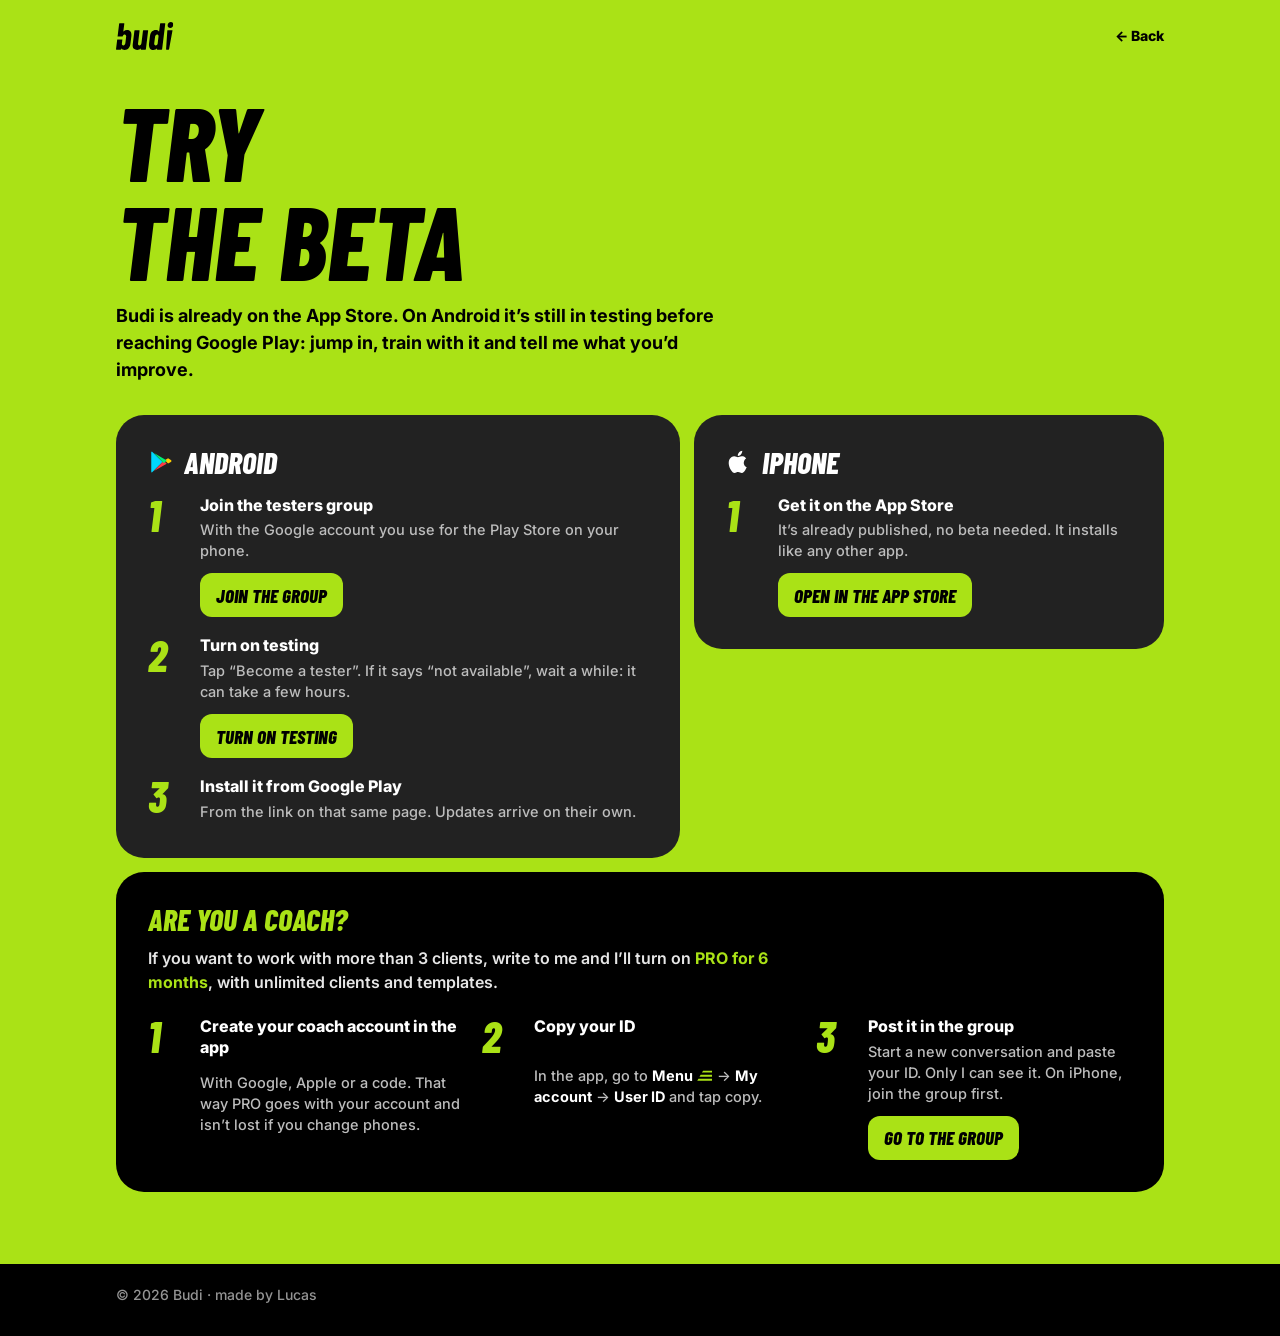
<file: beta/index.html>
<!doctype html>
<html lang="es">
<head>
<meta charset="utf-8">
<meta name="viewport" content="width=device-width, initial-scale=1">
<title>Beta · Budi</title>
<meta name="description" content="Cómo entrar a probar la beta de Budi en Android y iPhone.">
<link rel="icon" href="/favicon.png">
<link rel="preconnect" href="https://fonts.googleapis.com">
<link rel="preconnect" href="https://fonts.gstatic.com" crossorigin>
<link rel="stylesheet" href="https://fonts.googleapis.com/css2?family=Barlow+Condensed:ital,wght@1,800&family=Inter:wght@500;600;700;800;900&display=swap">
<style>
/* Página de la beta: a ella llevan los CTA de la landing mientras la app no
   está publicada (BETA en /index.html). Al publicar, los CTA vuelven a las
   tiendas y esta página sobra. Idioma: el mismo que eligió la landing. */
:root { --lime: #aae216; --card: #222; --text: #e6e6e6; --muted: #949494; --max: 1080px; }
* { box-sizing: border-box; }
html { -webkit-text-size-adjust: 100%; }
body { margin: 0; background: var(--lime); color: #000; font: 500 16px/1.55 Inter, system-ui, sans-serif; -webkit-font-smoothing: antialiased; }
a { color: inherit; }
.wrap { width: 100%; max-width: var(--max); margin: 0 auto; padding: 0 16px; }
.disp { font-family: "Barlow Condensed", sans-serif; font-style: italic; font-weight: 800; line-height: .95; text-transform: uppercase; }

.top { display: flex; justify-content: space-between; align-items: center; padding: 22px 0 18px; }
.logo { display: inline-flex; font-size: 28px; color: inherit; text-decoration: none; }
.logo svg { height: 1em; width: calc(1em * 380 / 185); fill: currentColor; }
.back { font: 800 14px/1 Inter; text-decoration: none; }

h1 { font-size: clamp(56px, 16vw, 104px); margin: 24px 0 0; }
.lead { margin: 12px 0 0; font: 700 18px/1.5 Inter; max-width: 52ch; }

.plats { display: grid; gap: 14px; margin-top: 32px; }
.plat { background: var(--card); color: var(--text); border-radius: 28px; padding: 24px 22px; }
.plat-h { display: flex; align-items: center; gap: 10px; margin: 0 0 18px; color: #fff; font: italic 800 30px/1 "Barlow Condensed"; text-transform: uppercase; }
.plat-h svg { width: 26px; height: 26px; }
.plat.pro { background: #000; }
.plat.pro .plat-h { color: var(--lime); }
.pro-lead { margin: -6px 0 22px; color: #e6e6e6; font: 600 16px/1.5 Inter; max-width: 60ch; }
.pro-lead b { color: var(--lime); }
.ico { width: 1.1em; height: 1.1em; vertical-align: -3px; fill: var(--lime); }
.steps { list-style: none; margin: 0; padding: 0; display: grid; gap: 18px; counter-reset: s; }
.steps li { display: grid; grid-template-columns: 40px 1fr; gap: 4px 12px; counter-increment: s; }
.steps li::before { content: counter(s); grid-row: span 3; font: italic 800 44px/.9 "Barlow Condensed"; color: var(--lime); }
.steps b { color: #fff; font: 800 16px/1.3 Inter; }
.steps p { margin: 0; color: #bdbdbd; font-size: 14.5px; line-height: 1.45; }
.steps i { color: #fff; font-style: normal; font-weight: 700; }
.btn { justify-self: start; margin-top: 8px; display: inline-flex; align-items: center; height: 44px; padding: 0 16px; border-radius: 12px; background: var(--lime); color: #000; text-decoration: none; font: italic 800 19px/1 "Barlow Condensed"; text-transform: uppercase; }
.warn { margin: 20px 0 0; padding: 12px 14px; border-radius: 14px; background: #1a1a1a; color: #cfcfcf; font: 600 13.5px/1.45 Inter; }
.warn b { color: var(--lime); }
@media (min-width: 860px) {
  .plats { grid-template-columns: 1.2fr 1fr; align-items: start; }
  .plat { padding: 32px; }
  .plat.pro { grid-column: 1 / -1; }
  .plat.pro .steps { grid-template-columns: repeat(3, 1fr); }
}

footer { margin-top: 72px; background: #000; color: var(--muted); font-size: 14px; padding: 20px 0 30px; }
</style>
</head>
<body>
<svg width="0" height="0" style="position:absolute" aria-hidden="true">
  <symbol id="gp" viewBox="0 0 24 24"><path fill="#00d7fe" d="M3.6 2.2 13.4 12l-9.8 9.8c-.4-.2-.6-.6-.6-1.1V3.3c0-.5.2-.9.6-1.1Z"/><path fill="#ffce00" d="m18.5 8.6 2.6 1.5c.8.5.8 1.3 0 1.8l-2.6 1.5-3-3 3-1.8Z"/><path fill="#ff3a44" d="m14.6 10.8 2.7 2.7-11.8 6.7 9.1-9.4Z"/><path fill="#00f076" d="M5.5 3.8l11.8 6.7-2.7 2.7-9.1-9.4Z"/></symbol>
  <symbol id="ap" viewBox="0 0 24 24"><path fill="currentColor" d="M16.4 12.6c0-2.6 2.1-3.8 2.2-3.9-1.2-1.8-3.1-2-3.7-2-1.6-.2-3.1.9-3.9.9-.8 0-2-.9-3.4-.9-1.7 0-3.3 1-4.2 2.6-1.8 3.1-.5 7.7 1.3 10.2.9 1.2 1.9 2.6 3.2 2.6 1.3-.1 1.8-.8 3.3-.8 1.6 0 2 .8 3.4.8 1.4 0 2.3-1.3 3.1-2.5 1-1.4 1.4-2.8 1.4-2.9 0 0-2.7-1-2.7-4.1ZM13.9 4.9c.7-.9 1.2-2 1.1-3.2-1 0-2.3.7-3 1.6-.7.8-1.2 2-1.1 3.1 1.1.1 2.3-.6 3-1.5Z"/></symbol>
</svg>

<div class="wrap">
  <div class="top"><a class="logo" href="/" aria-label="Budi"><svg viewBox="0 0 380 185" aria-hidden="true"><mask id="logo-cut" maskUnits="userSpaceOnUse" x="0" y="0" width="380" height="185"><rect width="380" height="185" fill="#fff"/><rect x="2" y="95.76" width="50.68" height="20.08" fill="#000"/></mask><g mask="url(#logo-cut)"><path d="M72.8737 52.6137C82.5154 52.6137 89.7467 55.4397 94.5675 61.0917C99.5546 66.5775 102.048 74.5569 102.048 85.0297C102.048 89.1856 101.882 92.3441 101.549 94.5052L95.5649 142.88C93.9025 156.012 89.7467 166.319 83.0972 173.8C76.614 181.114 67.8035 184.771 56.6657 184.771C47.5227 184.771 40.707 181.613 36.2187 175.296C35.8862 174.963 35.5537 174.88 35.2212 175.047C34.8888 175.047 34.7225 175.296 34.7225 175.795L34.2238 179.784C34.0576 180.615 33.642 181.363 32.9771 182.028C32.4784 182.527 31.8134 182.777 30.9822 182.777H2.55587C1.72469 182.777 1.05976 182.527 0.561055 182.028C0.062347 181.363 -0.103899 180.615 0.0623369 179.784L20.7587 11.2209C20.925 10.3898 21.2574 9.72481 21.7561 9.22609C22.4211 8.56115 23.1691 8.22868 24.0003 8.22868H52.4267C53.2579 8.22868 53.9228 8.56115 54.4215 9.22609C54.9202 9.72481 55.0865 10.3898 54.9202 11.2209L48.6864 61.8398V62.0891C48.6864 62.0891 48.6864 62.1723 48.6864 62.3385C48.8526 62.3385 48.9357 62.3385 48.9357 62.3385C49.6007 62.3385 50.3487 61.9229 51.1799 61.0917C57.1644 55.4397 64.3957 52.6137 72.8737 52.6137ZM67.1386 96.9987C67.6373 92.8428 66.9723 89.435 65.1437 86.7752C63.3151 84.1154 60.7385 82.7855 57.4138 82.7855C54.5877 82.7855 51.928 83.783 49.4344 85.7778C47.1071 87.7726 45.5279 90.4324 44.6967 93.7571L38.7122 143.628C38.7122 146.953 39.6265 149.612 41.4551 151.607C43.2837 153.602 45.6941 154.6 48.6864 154.6C52.0111 154.6 54.8371 153.27 57.1644 150.61C59.6579 147.95 61.1541 144.542 61.6528 140.386L67.1386 96.9987Z M178.261 57.6008C178.427 56.7696 178.76 56.1046 179.258 55.6059C179.923 54.941 180.671 54.6085 181.502 54.6085H209.929C210.76 54.6085 211.425 54.941 211.924 55.6059C212.422 56.1046 212.589 56.7696 212.422 57.6008L197.461 179.784C197.295 180.615 196.879 181.363 196.214 182.028C195.716 182.527 195.051 182.777 194.219 182.777H165.793C164.962 182.777 164.297 182.527 163.798 182.028C163.3 181.363 163.133 180.615 163.3 179.784L163.798 175.545C163.965 175.047 163.881 174.714 163.549 174.548C163.216 174.382 162.884 174.548 162.552 175.047C157.232 181.363 149.585 184.522 139.611 184.522C130.967 184.522 123.902 182.112 118.416 177.291C112.93 172.304 110.187 164.74 110.187 154.6C110.187 153.103 110.353 150.693 110.686 147.368L121.657 57.6008C121.824 56.7696 122.156 56.1046 122.655 55.6059C123.32 54.941 124.068 54.6085 124.899 54.6085H153.325C154.157 54.6085 154.822 54.941 155.32 55.6059C155.819 56.1046 155.985 56.7696 155.819 57.6008L145.845 139.638C145.679 140.469 145.595 141.716 145.595 143.379C145.595 147.036 146.344 149.862 147.84 151.857C149.502 153.685 151.829 154.6 154.822 154.6C158.479 154.6 161.471 153.186 163.798 150.36C166.126 147.534 167.622 143.711 168.287 138.89L178.261 57.6008Z M291.372 11.2209C291.538 10.3898 291.871 9.72481 292.37 9.22609C293.034 8.56115 293.783 8.22868 294.614 8.22868H323.04C323.871 8.22868 324.536 8.56115 325.035 9.22609C325.534 9.72481 325.7 10.3898 325.534 11.2209L304.837 179.784C304.671 180.615 304.255 181.363 303.59 182.028C303.092 182.527 302.427 182.777 301.596 182.777H273.169C272.338 182.777 271.673 182.527 271.174 182.028C270.676 181.363 270.51 180.615 270.676 179.784L271.174 175.795C271.341 175.296 271.258 175.047 270.925 175.047C270.593 174.88 270.177 174.963 269.678 175.296C263.528 181.613 255.964 184.771 246.987 184.771C237.179 184.771 229.865 181.945 225.044 176.293C220.223 170.475 217.813 162.413 217.813 152.106C217.813 148.116 217.979 145.041 218.311 142.88L224.296 94.5052C225.958 81.0401 230.114 70.7334 236.764 63.5853C243.413 56.2709 252.224 52.6137 263.195 52.6137C266.852 52.6137 270.509 53.3618 274.167 54.8579C277.824 56.1878 280.982 58.6813 283.642 62.3385C283.975 62.671 284.307 62.8372 284.64 62.8372C284.972 62.671 285.138 62.3385 285.138 61.8398L291.372 11.2209ZM262.447 154.6C265.273 154.6 267.85 153.602 270.177 151.607C272.671 149.612 274.333 146.953 275.164 143.628L281.149 93.7571C281.149 90.4324 280.234 87.7726 278.406 85.7778C276.577 83.783 274.167 82.7855 271.174 82.7855C267.85 82.7855 264.941 84.1154 262.447 86.7752C260.12 89.435 258.707 92.8428 258.208 96.9987L252.722 140.386C252.224 144.542 252.888 147.95 254.717 150.61C256.546 153.27 259.122 154.6 262.447 154.6Z"/><path class="i" d="M358.109 39.3979C353.122 39.3979 349.049 37.8187 345.891 34.6602C342.733 31.5017 341.153 27.5121 341.153 22.6912C341.153 16.0418 343.231 10.6391 347.387 6.4832C351.543 2.16107 356.696 0 362.847 0C368 0 372.073 1.49612 375.065 4.48837C378.058 7.48062 379.554 11.4703 379.554 16.4574C379.554 22.7743 377.393 28.177 373.071 32.6654C368.915 37.1537 363.928 39.3979 358.109 39.3979ZM333.434 182.777C332.602 182.777 331.937 182.527 331.439 182.028C330.94 181.363 330.774 180.615 330.94 179.784L339.158 56.8527C339.325 56.0215 339.657 55.3566 340.156 54.8579C340.821 54.1929 341.569 53.8605 342.4 53.8605H370.826C371.658 53.8605 372.323 54.1929 372.821 54.8579C373.32 55.3566 373.486 56.0215 373.32 56.8527L350.629 179.784C350.463 180.615 350.047 181.363 349.382 182.028C348.883 182.527 348.218 182.777 347.387 182.777H333.434Z"/></g></svg></a><a class="back" href="/" data-t="back">← Volver</a></div>

  <h1 class="disp" data-t="h1">Prueba<br>la beta</h1>
  <p class="lead" data-t="lead">Budi ya está en el App Store. En Android sigue en pruebas antes de salir en Google Play: entra, entrena con ella y cuéntame qué mejorarías.</p>

  <div class="plats">
    <section class="plat">
      <h2 class="plat-h"><svg aria-hidden="true"><use href="#gp"/></svg>Android</h2>
      <ol class="steps">
        <li><b data-t="a1">Únete al grupo de testers</b><p data-t="a1p">Con la cuenta de Google que usas en el Play Store del móvil.</p><a class="btn" href="https://groups.google.com/g/formafit-beta" data-t="a1b">Unirme al grupo</a></li>
        <li><b data-t="a2">Activa la prueba</b><p data-t="a2p">Pulsa «Convertirse en tester». Si te sale «no disponible», espera un rato: puede tardar unas horas.</p><a class="btn" href="https://play.google.com/apps/testing/com.formastudio.formafit" data-t="a2b">Activar la prueba</a></li>
        <li><b data-t="a3">Instálala desde Google Play</b><p data-t="a3p">Desde el enlace que aparece en esa misma página. Las actualizaciones te llegan solas.</p></li>
      </ol>
    </section>

    <section class="plat">
      <h2 class="plat-h"><svg aria-hidden="true"><use href="#ap"/></svg>iPhone</h2>
      <ol class="steps">
        <li><b data-t="i1">Descárgala en el App Store</b><p data-t="i1p">Ya está publicada, no hace falta beta. Se instala como cualquier otra app.</p><a class="btn" href="https://apps.apple.com/app/id6797842181" data-t="i1b">Abrir en el App Store</a></li>
      </ol>
    </section>

    <section class="plat pro">
      <h2 class="plat-h" data-t="pH">¿Eres entrenador/a?</h2>
      <p class="pro-lead" data-t="pLead">Si quieres trabajar con más de 3 clientes, escríbeme y te activo <b>PRO durante 6 meses</b>, con clientes y plantillas ilimitados.</p>
      <ol class="steps">
        <li><b data-t="p1">Crea tu cuenta de entrenador/a en la app</b><p data-t="p1p">Con Google, Apple o código. Así el PRO va con tu cuenta y no se pierde al cambiar de móvil.</p></li>
        <li><b data-t="p2">Copia tu ID</b><p><span data-t="p2a">En la app, ve a <i>Menú</i></span> <svg class="ico" viewBox="0 0 26 26" aria-hidden="true"><path d="M10 4.5H24.5V7.5H8Z M6 11.1H24.5V14.1H4Z M2.4 17.7H24.5V20.7H.4Z"/></svg> <span data-t="p2b">→ <i>Mi cuenta</i> → <i>ID de usuario</i> y pulsa copiar.</span></p></li>
        <li><b data-t="p3">Publícalo en el grupo</b><p data-t="p3p">Abre una conversación nueva y pega tu ID. Solo lo veo yo. En iPhone, únete primero al grupo.</p><a class="btn" href="https://groups.google.com/g/formafit-beta" data-t="p3b">Ir al grupo</a></li>
      </ol>
    </section>
  </div>
</div>

<footer><div class="wrap" data-t="foot">© 2026 Budi · hecha por Lucas</div></footer>

<script>
// El idioma que eligió la landing (localStorage 'lang'); si no, el del navegador.
let saved = null;
try { saved = localStorage.getItem('lang'); } catch {}
const en = saved ? saved === 'en' : !navigator.languages.some((l) => l.toLowerCase().startsWith('es'));
const EN = {
  back: '← Back',
  h1: 'Try<br>the beta',
  lead: 'Budi is already on the App Store. On Android it’s still in testing before reaching Google Play: jump in, train with it and tell me what you’d improve.',
  a1: 'Join the testers group',
  a1p: 'With the Google account you use for the Play Store on your phone.',
  a1b: 'Join the group',
  a2: 'Turn on testing',
  a2p: 'Tap “Become a tester”. If it says “not available”, wait a while: it can take a few hours.',
  a2b: 'Turn on testing',
  a3: 'Install it from Google Play',
  a3p: 'From the link on that same page. Updates arrive on their own.',
  i1: 'Get it on the App Store',
  i1p: 'It’s already published, no beta needed. It installs like any other app.',
  i1b: 'Open in the App Store',
  pH: 'Are you a coach?',
  pLead: 'If you want to work with more than 3 clients, write to me and I’ll turn on <b>PRO for 6 months</b>, with unlimited clients and templates.',
  p1: 'Create your coach account in the app',
  p1p: 'With Google, Apple or a code. That way PRO goes with your account and isn’t lost if you change phones.',
  p2: 'Copy your ID',
  p2a: 'In the app, go to <i>Menu</i>',
  p2b: '→ <i>My account</i> → <i>User ID</i> and tap copy.',
  p3: 'Post it in the group',
  p3p: 'Start a new conversation and paste your ID. Only I can see it. On iPhone, join the group first.',
  p3b: 'Go to the group',
  foot: '© 2026 Budi · made by Lucas',
};
if (en) {
  document.documentElement.lang = 'en';
  document.title = 'Beta · Budi';
  document.querySelectorAll('[data-t]').forEach((el) => { const v = EN[el.dataset.t]; if (v != null) el.innerHTML = v; });
}
</script>
</body>
</html>
</file>
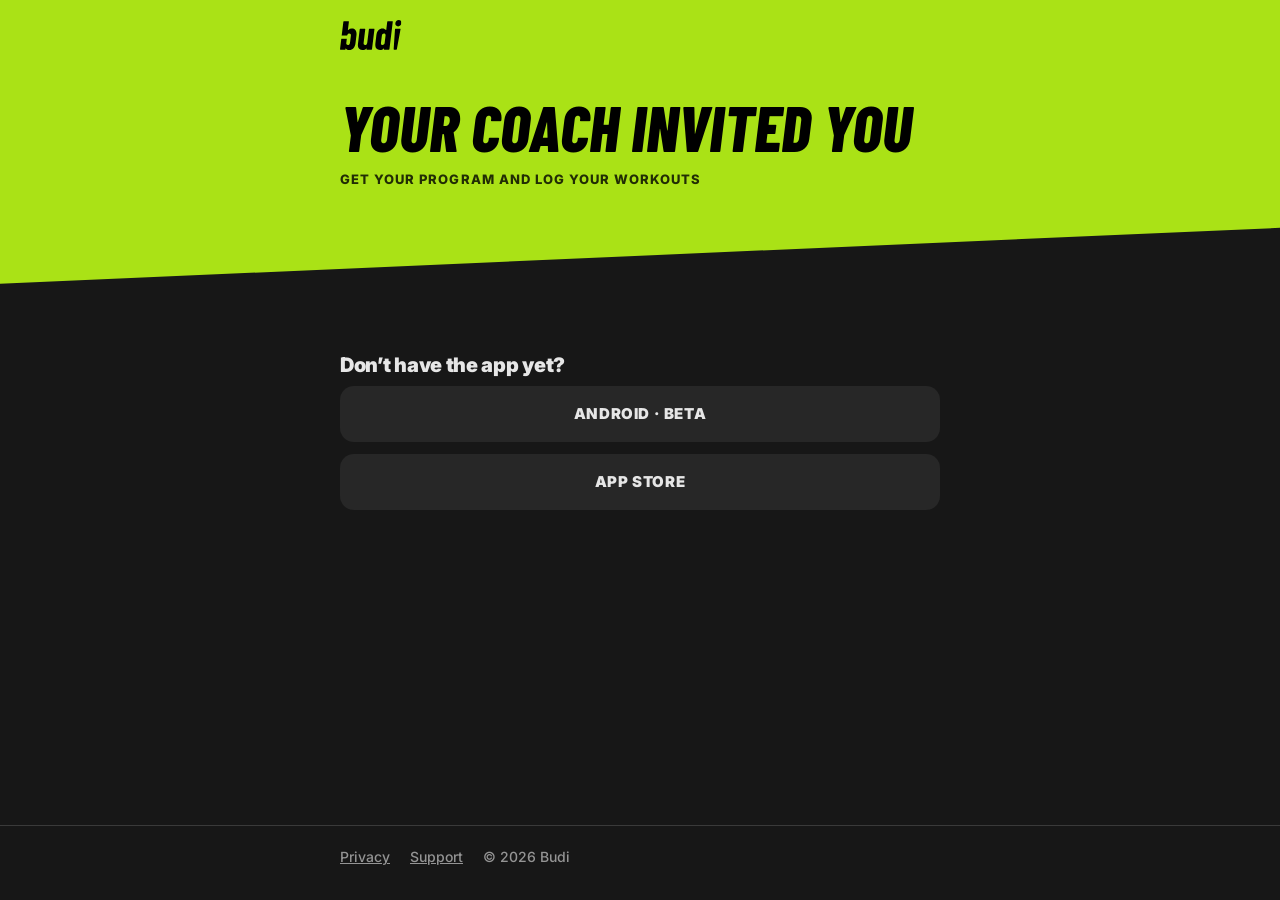
<file: join/index.html>
<!doctype html>
<html lang="es">
<head>
<meta charset="utf-8">
<meta name="viewport" content="width=device-width, initial-scale=1">
<title>Invitación · Budi</title>
<meta name="description" content="Tu entrenador te invita a Budi.">
<meta name="robots" content="noindex">
<link rel="icon" href="/favicon.png">
<link rel="preconnect" href="https://fonts.googleapis.com">
<link rel="preconnect" href="https://fonts.gstatic.com" crossorigin>
<link rel="stylesheet" href="https://fonts.googleapis.com/css2?family=Barlow+Condensed:ital,wght@1,800&family=Inter:ital,wght@0,500;0,700;0,800;0,900;1,900&display=swap">
<link rel="stylesheet" href="/site.css">
<style>
  .code {
    font: italic 800 44px/1 "Barlow Condensed", sans-serif;
    letter-spacing: .04em;
    color: var(--accent);
    margin: 8px 0 16px;
    user-select: all;
  }
  .hint { font-size: 14px; color: var(--muted); margin: 12px 0 0; }
</style>
</head>
<body class="accent">
<header class="cut">
  <div class="wrap">
    <a class="logo" href="/" aria-label="Budi"><svg viewBox="0 0 380 185" aria-hidden="true"><mask id="logo-cut" maskUnits="userSpaceOnUse" x="0" y="0" width="380" height="185"><rect width="380" height="185" fill="#fff"/><rect x="2" y="95.76" width="50.68" height="20.08" fill="#000"/></mask><g mask="url(#logo-cut)"><path d="M72.8737 52.6137C82.5154 52.6137 89.7467 55.4397 94.5675 61.0917C99.5546 66.5775 102.048 74.5569 102.048 85.0297C102.048 89.1856 101.882 92.3441 101.549 94.5052L95.5649 142.88C93.9025 156.012 89.7467 166.319 83.0972 173.8C76.614 181.114 67.8035 184.771 56.6657 184.771C47.5227 184.771 40.707 181.613 36.2187 175.296C35.8862 174.963 35.5537 174.88 35.2212 175.047C34.8888 175.047 34.7225 175.296 34.7225 175.795L34.2238 179.784C34.0576 180.615 33.642 181.363 32.9771 182.028C32.4784 182.527 31.8134 182.777 30.9822 182.777H2.55587C1.72469 182.777 1.05976 182.527 0.561055 182.028C0.062347 181.363 -0.103899 180.615 0.0623369 179.784L20.7587 11.2209C20.925 10.3898 21.2574 9.72481 21.7561 9.22609C22.4211 8.56115 23.1691 8.22868 24.0003 8.22868H52.4267C53.2579 8.22868 53.9228 8.56115 54.4215 9.22609C54.9202 9.72481 55.0865 10.3898 54.9202 11.2209L48.6864 61.8398V62.0891C48.6864 62.0891 48.6864 62.1723 48.6864 62.3385C48.8526 62.3385 48.9357 62.3385 48.9357 62.3385C49.6007 62.3385 50.3487 61.9229 51.1799 61.0917C57.1644 55.4397 64.3957 52.6137 72.8737 52.6137ZM67.1386 96.9987C67.6373 92.8428 66.9723 89.435 65.1437 86.7752C63.3151 84.1154 60.7385 82.7855 57.4138 82.7855C54.5877 82.7855 51.928 83.783 49.4344 85.7778C47.1071 87.7726 45.5279 90.4324 44.6967 93.7571L38.7122 143.628C38.7122 146.953 39.6265 149.612 41.4551 151.607C43.2837 153.602 45.6941 154.6 48.6864 154.6C52.0111 154.6 54.8371 153.27 57.1644 150.61C59.6579 147.95 61.1541 144.542 61.6528 140.386L67.1386 96.9987Z M178.261 57.6008C178.427 56.7696 178.76 56.1046 179.258 55.6059C179.923 54.941 180.671 54.6085 181.502 54.6085H209.929C210.76 54.6085 211.425 54.941 211.924 55.6059C212.422 56.1046 212.589 56.7696 212.422 57.6008L197.461 179.784C197.295 180.615 196.879 181.363 196.214 182.028C195.716 182.527 195.051 182.777 194.219 182.777H165.793C164.962 182.777 164.297 182.527 163.798 182.028C163.3 181.363 163.133 180.615 163.3 179.784L163.798 175.545C163.965 175.047 163.881 174.714 163.549 174.548C163.216 174.382 162.884 174.548 162.552 175.047C157.232 181.363 149.585 184.522 139.611 184.522C130.967 184.522 123.902 182.112 118.416 177.291C112.93 172.304 110.187 164.74 110.187 154.6C110.187 153.103 110.353 150.693 110.686 147.368L121.657 57.6008C121.824 56.7696 122.156 56.1046 122.655 55.6059C123.32 54.941 124.068 54.6085 124.899 54.6085H153.325C154.157 54.6085 154.822 54.941 155.32 55.6059C155.819 56.1046 155.985 56.7696 155.819 57.6008L145.845 139.638C145.679 140.469 145.595 141.716 145.595 143.379C145.595 147.036 146.344 149.862 147.84 151.857C149.502 153.685 151.829 154.6 154.822 154.6C158.479 154.6 161.471 153.186 163.798 150.36C166.126 147.534 167.622 143.711 168.287 138.89L178.261 57.6008Z M291.372 11.2209C291.538 10.3898 291.871 9.72481 292.37 9.22609C293.034 8.56115 293.783 8.22868 294.614 8.22868H323.04C323.871 8.22868 324.536 8.56115 325.035 9.22609C325.534 9.72481 325.7 10.3898 325.534 11.2209L304.837 179.784C304.671 180.615 304.255 181.363 303.59 182.028C303.092 182.527 302.427 182.777 301.596 182.777H273.169C272.338 182.777 271.673 182.527 271.174 182.028C270.676 181.363 270.51 180.615 270.676 179.784L271.174 175.795C271.341 175.296 271.258 175.047 270.925 175.047C270.593 174.88 270.177 174.963 269.678 175.296C263.528 181.613 255.964 184.771 246.987 184.771C237.179 184.771 229.865 181.945 225.044 176.293C220.223 170.475 217.813 162.413 217.813 152.106C217.813 148.116 217.979 145.041 218.311 142.88L224.296 94.5052C225.958 81.0401 230.114 70.7334 236.764 63.5853C243.413 56.2709 252.224 52.6137 263.195 52.6137C266.852 52.6137 270.509 53.3618 274.167 54.8579C277.824 56.1878 280.982 58.6813 283.642 62.3385C283.975 62.671 284.307 62.8372 284.64 62.8372C284.972 62.671 285.138 62.3385 285.138 61.8398L291.372 11.2209ZM262.447 154.6C265.273 154.6 267.85 153.602 270.177 151.607C272.671 149.612 274.333 146.953 275.164 143.628L281.149 93.7571C281.149 90.4324 280.234 87.7726 278.406 85.7778C276.577 83.783 274.167 82.7855 271.174 82.7855C267.85 82.7855 264.941 84.1154 262.447 86.7752C260.12 89.435 258.707 92.8428 258.208 96.9987L252.722 140.386C252.224 144.542 252.888 147.95 254.717 150.61C256.546 153.27 259.122 154.6 262.447 154.6Z"/><path class="i" d="M358.109 39.3979C353.122 39.3979 349.049 37.8187 345.891 34.6602C342.733 31.5017 341.153 27.5121 341.153 22.6912C341.153 16.0418 343.231 10.6391 347.387 6.4832C351.543 2.16107 356.696 0 362.847 0C368 0 372.073 1.49612 375.065 4.48837C378.058 7.48062 379.554 11.4703 379.554 16.4574C379.554 22.7743 377.393 28.177 373.071 32.6654C368.915 37.1537 363.928 39.3979 358.109 39.3979ZM333.434 182.777C332.602 182.777 331.937 182.527 331.439 182.028C330.94 181.363 330.774 180.615 330.94 179.784L339.158 56.8527C339.325 56.0215 339.657 55.3566 340.156 54.8579C340.821 54.1929 341.569 53.8605 342.4 53.8605H370.826C371.658 53.8605 372.323 54.1929 372.821 54.8579C373.32 55.3566 373.486 56.0215 373.32 56.8527L350.629 179.784C350.463 180.615 350.047 181.363 349.382 182.028C348.883 182.527 348.218 182.777 347.387 182.777H333.434Z"/></g></svg></a>
    <h1 data-t="h1">Tu entrenador te invita</h1>
    <p class="tagline" data-t="tag">Recibe tu programa y registra tus entrenos</p>
  </div>
</header>
<main>
  <div class="wrap stack">
    <!-- Con código: abrir la app y el código para pegarlo. Sin él, solo las stores. -->
    <section class="card" id="withCode" hidden>
      <p class="caps" data-t="yourCode">Tu código</p>
      <p class="code" id="code"></p>
      <div class="stack">
        <a class="btn" id="open" href="#" data-t="open">Abrir en Budi</a>
        <button class="btn dark" id="copy" type="button" data-t="copy">Copiar código</button>
      </div>
      <p class="hint" data-t="hint">¿Acabas de instalar la app? Pega este código cuando te pida el de tu entrenador.</p>
    </section>

    <section>
      <h2 data-t="noApp">¿Aún no tienes la app?</h2>
      <div class="stack">
        <a class="btn dark" id="play" href="/beta/">Android · beta</a>
        <a class="btn dark" id="ios" href="https://apps.apple.com/app/id6797842181">App Store</a>
      </div>
    </section>
  </div>
</main>
<footer>
  <div class="wrap">
    <a href="/privacidad/" data-t="priv">Privacidad</a>
    <a href="/soporte/" data-t="sup">Soporte</a>
    <span>© 2026 Budi</span>
  </div>
</footer>
<script>
  const PACKAGE = 'com.formastudio.formafit';
  // Android sigue en beta cerrada: la ficha de Google Play aún no es pública (al publicar: la URL de la tienda).
  const PLAY = 'https://budiapp.app/beta/';
  const APP_STORE = 'https://apps.apple.com/app/id6797842181';

  const EN = {
    h1: 'Your coach invited you',
    tag: 'Get your program and log your workouts',
    yourCode: 'Your code',
    open: 'Open in Budi',
    copy: 'Copy code',
    copied: 'Copied',
    hint: 'Just installed the app? Paste this code when it asks for your coach’s.',
    noApp: 'Don’t have the app yet?',
    priv: 'Privacy',
    sup: 'Support',
  };
  const en = !navigator.language.toLowerCase().startsWith('es');
  if (en) {
    document.documentElement.lang = 'en';
    document.querySelectorAll('[data-t]').forEach((el) => { el.textContent = EN[el.dataset.t]; });
    document.querySelector('[data-t="priv"]').href = '/privacy/';
    document.querySelector('[data-t="sup"]').href = '/support/';
  }

  const ua = navigator.userAgent;
  const android = /Android/i.test(ua);
  const ios = /iPhone|iPad|iPod/i.test(ua) || (/Macintosh/.test(ua) && navigator.maxTouchPoints > 1);

  // La store del visitante primero.
  const ios$ = document.getElementById('ios');
  if (APP_STORE) { ios$.href = APP_STORE; ios$.textContent = 'App Store'; ios$.removeAttribute('aria-disabled'); }
  if (ios) ios$.parentNode.prepend(ios$);

  // Código con el formato de la app: XXXX-XXXX (supabaseSync.js, generateClientCode).
  const raw = (new URLSearchParams(location.search).get('c') || '').trim().toUpperCase();
  const code = /^[A-Z0-9]{4}-?[A-Z0-9]{4}$/.test(raw) ? raw.replace(/^(.{4})-?/, '$1-') : null;

  if (code) {
    document.getElementById('withCode').hidden = false;
    document.getElementById('code').textContent = code;

    // Un toque, no redirección sola: los navegadores internos (WhatsApp,
    // Instagram) bloquean abrir forma:// sin gesto del usuario (M02 §4).
    const open = document.getElementById('open');
    if (android) {
      open.href = 'intent://join/' + code + '#Intent;scheme=forma;package=' + PACKAGE
        + ';S.browser_fallback_url=' + encodeURIComponent(PLAY) + ';end';
    } else if (ios) {
      open.href = 'forma://join/' + code;
    } else {
      open.hidden = true; // en el ordenador no hay app que abrir
    }

    const copy = document.getElementById('copy');
    copy.addEventListener('click', async () => {
      try {
        await navigator.clipboard.writeText(code);
        copy.textContent = en ? EN.copied : 'Copiado';
      } catch {
        getSelection().selectAllChildren(document.getElementById('code'));
      }
    });
  }
</script>
</body>
</html>
</file>
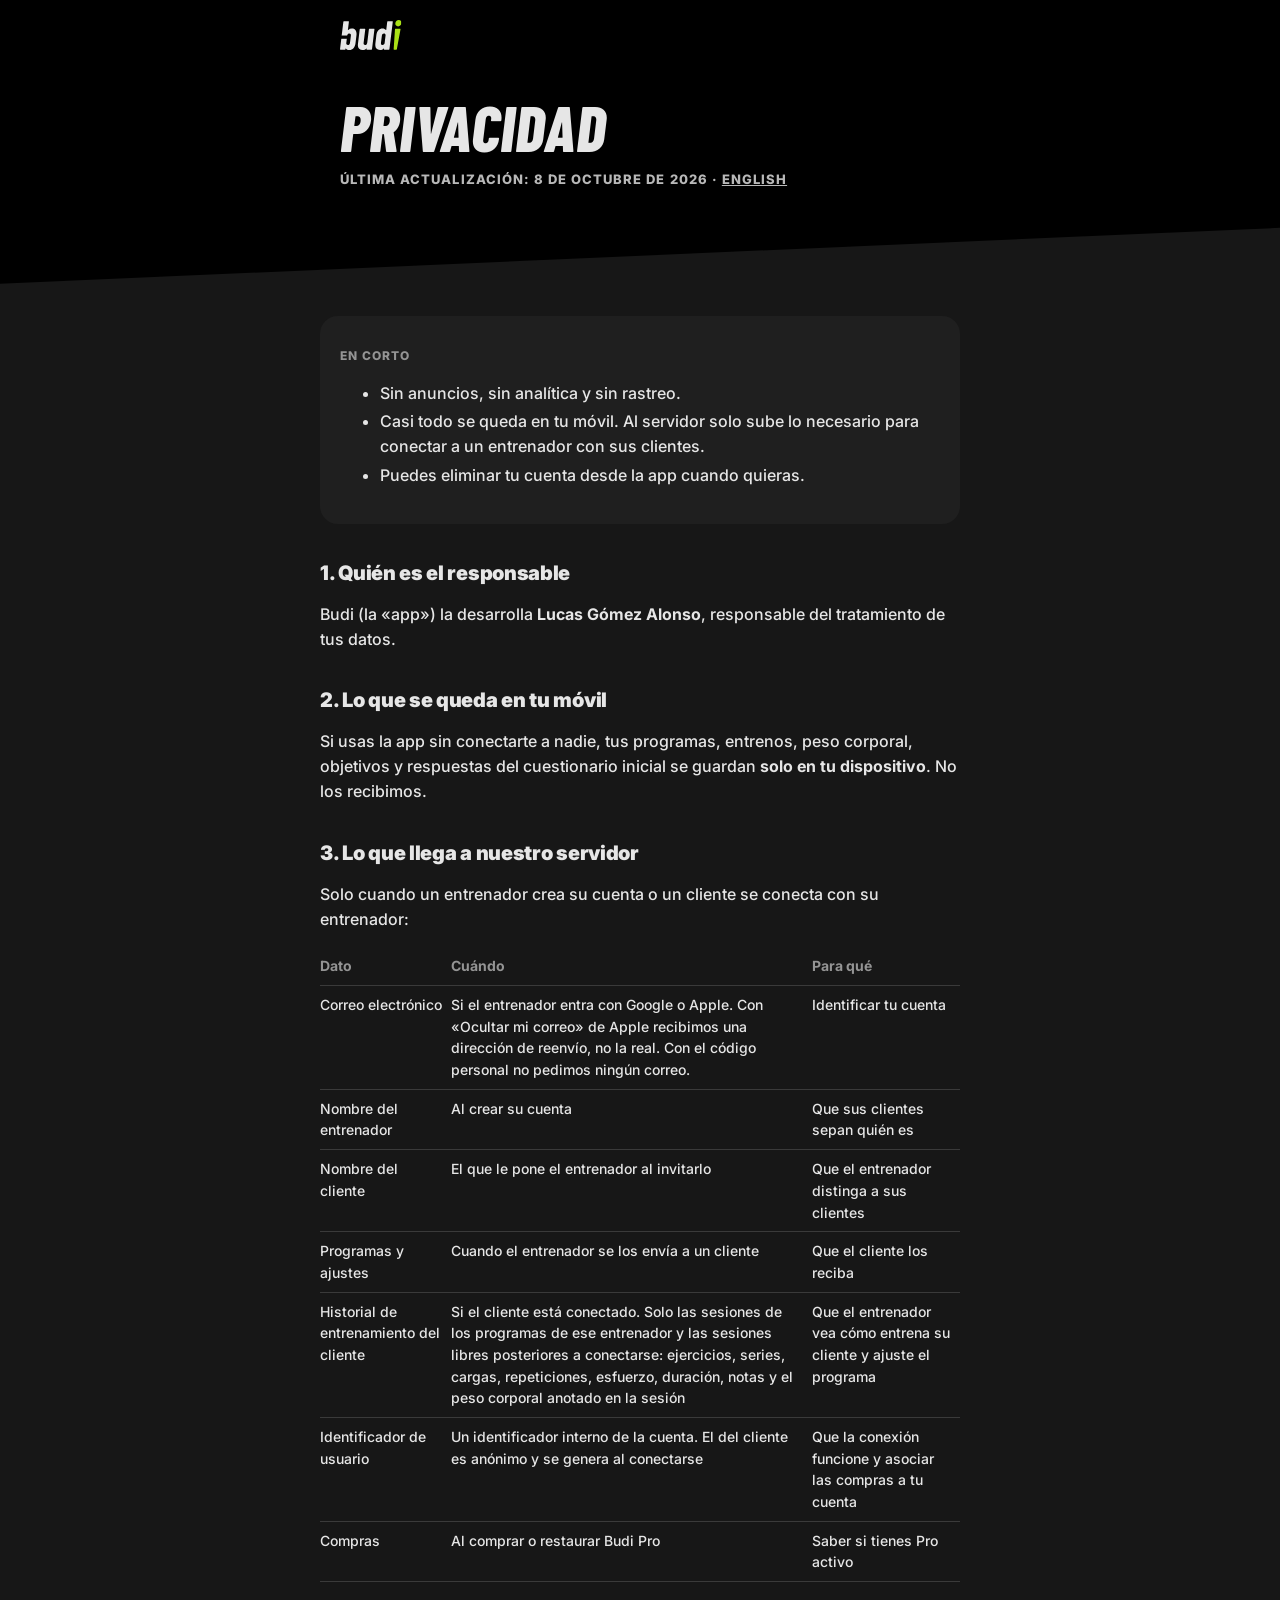
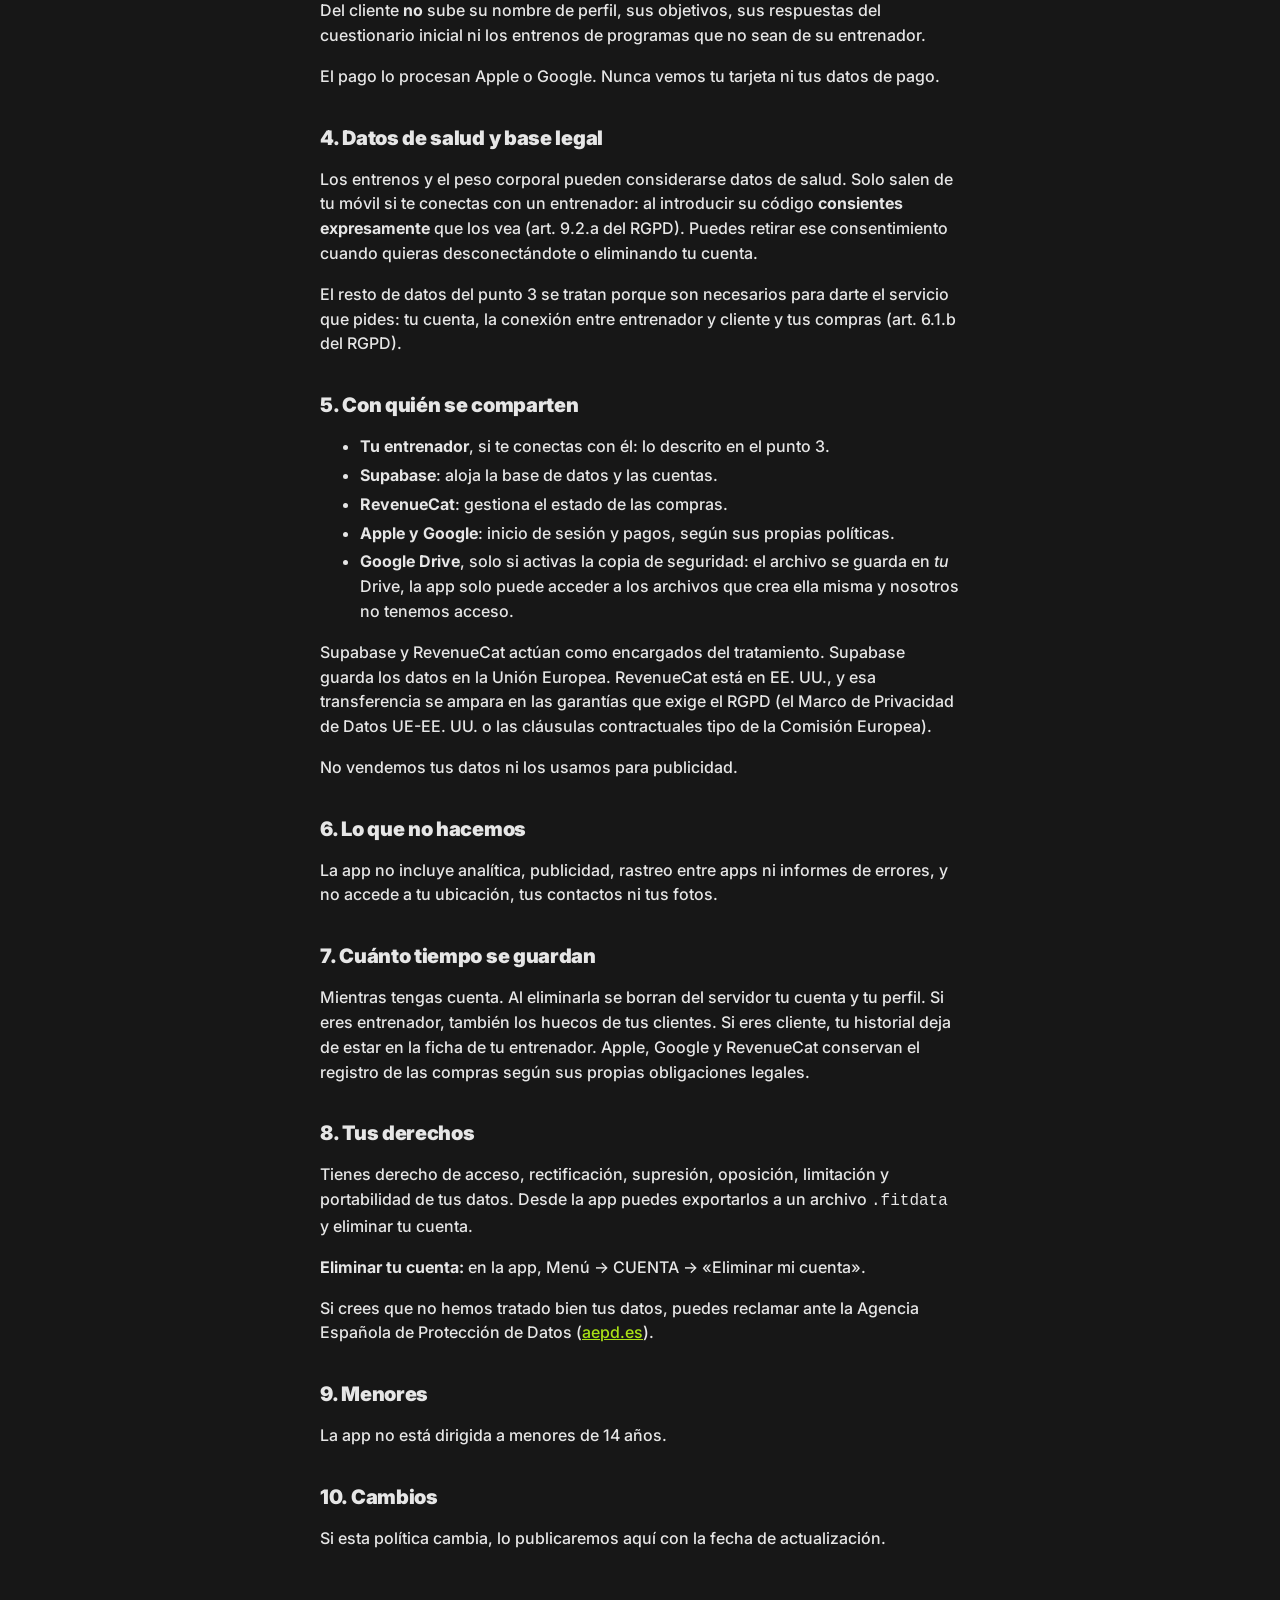
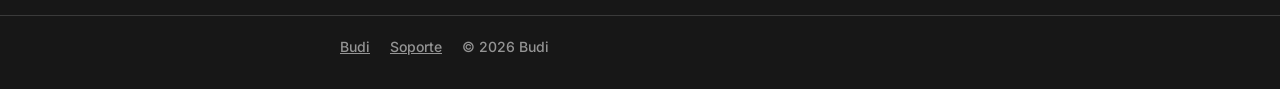
<file: privacidad/index.html>
<!doctype html>
<html lang="es">
<head>
<meta charset="utf-8">
<meta name="viewport" content="width=device-width, initial-scale=1">
<title>Privacidad · Budi</title>
<meta name="description" content="Política de privacidad de Budi.">
<link rel="icon" href="/favicon.png">
<link rel="alternate" hreflang="en" href="/privacy/">
<link rel="preconnect" href="https://fonts.googleapis.com">
<link rel="preconnect" href="https://fonts.gstatic.com" crossorigin>
<link rel="stylesheet" href="https://fonts.googleapis.com/css2?family=Barlow+Condensed:ital,wght@1,800&family=Inter:ital,wght@0,500;0,700;0,800;0,900;1,900&display=swap">
<link rel="stylesheet" href="/site.css">
</head>
<body>
<header class="cut">
  <div class="wrap">
    <a class="logo" href="/" aria-label="Budi"><svg viewBox="0 0 380 185" aria-hidden="true"><mask id="logo-cut" maskUnits="userSpaceOnUse" x="0" y="0" width="380" height="185"><rect width="380" height="185" fill="#fff"/><rect x="2" y="95.76" width="50.68" height="20.08" fill="#000"/></mask><g mask="url(#logo-cut)"><path d="M72.8737 52.6137C82.5154 52.6137 89.7467 55.4397 94.5675 61.0917C99.5546 66.5775 102.048 74.5569 102.048 85.0297C102.048 89.1856 101.882 92.3441 101.549 94.5052L95.5649 142.88C93.9025 156.012 89.7467 166.319 83.0972 173.8C76.614 181.114 67.8035 184.771 56.6657 184.771C47.5227 184.771 40.707 181.613 36.2187 175.296C35.8862 174.963 35.5537 174.88 35.2212 175.047C34.8888 175.047 34.7225 175.296 34.7225 175.795L34.2238 179.784C34.0576 180.615 33.642 181.363 32.9771 182.028C32.4784 182.527 31.8134 182.777 30.9822 182.777H2.55587C1.72469 182.777 1.05976 182.527 0.561055 182.028C0.062347 181.363 -0.103899 180.615 0.0623369 179.784L20.7587 11.2209C20.925 10.3898 21.2574 9.72481 21.7561 9.22609C22.4211 8.56115 23.1691 8.22868 24.0003 8.22868H52.4267C53.2579 8.22868 53.9228 8.56115 54.4215 9.22609C54.9202 9.72481 55.0865 10.3898 54.9202 11.2209L48.6864 61.8398V62.0891C48.6864 62.0891 48.6864 62.1723 48.6864 62.3385C48.8526 62.3385 48.9357 62.3385 48.9357 62.3385C49.6007 62.3385 50.3487 61.9229 51.1799 61.0917C57.1644 55.4397 64.3957 52.6137 72.8737 52.6137ZM67.1386 96.9987C67.6373 92.8428 66.9723 89.435 65.1437 86.7752C63.3151 84.1154 60.7385 82.7855 57.4138 82.7855C54.5877 82.7855 51.928 83.783 49.4344 85.7778C47.1071 87.7726 45.5279 90.4324 44.6967 93.7571L38.7122 143.628C38.7122 146.953 39.6265 149.612 41.4551 151.607C43.2837 153.602 45.6941 154.6 48.6864 154.6C52.0111 154.6 54.8371 153.27 57.1644 150.61C59.6579 147.95 61.1541 144.542 61.6528 140.386L67.1386 96.9987Z M178.261 57.6008C178.427 56.7696 178.76 56.1046 179.258 55.6059C179.923 54.941 180.671 54.6085 181.502 54.6085H209.929C210.76 54.6085 211.425 54.941 211.924 55.6059C212.422 56.1046 212.589 56.7696 212.422 57.6008L197.461 179.784C197.295 180.615 196.879 181.363 196.214 182.028C195.716 182.527 195.051 182.777 194.219 182.777H165.793C164.962 182.777 164.297 182.527 163.798 182.028C163.3 181.363 163.133 180.615 163.3 179.784L163.798 175.545C163.965 175.047 163.881 174.714 163.549 174.548C163.216 174.382 162.884 174.548 162.552 175.047C157.232 181.363 149.585 184.522 139.611 184.522C130.967 184.522 123.902 182.112 118.416 177.291C112.93 172.304 110.187 164.74 110.187 154.6C110.187 153.103 110.353 150.693 110.686 147.368L121.657 57.6008C121.824 56.7696 122.156 56.1046 122.655 55.6059C123.32 54.941 124.068 54.6085 124.899 54.6085H153.325C154.157 54.6085 154.822 54.941 155.32 55.6059C155.819 56.1046 155.985 56.7696 155.819 57.6008L145.845 139.638C145.679 140.469 145.595 141.716 145.595 143.379C145.595 147.036 146.344 149.862 147.84 151.857C149.502 153.685 151.829 154.6 154.822 154.6C158.479 154.6 161.471 153.186 163.798 150.36C166.126 147.534 167.622 143.711 168.287 138.89L178.261 57.6008Z M291.372 11.2209C291.538 10.3898 291.871 9.72481 292.37 9.22609C293.034 8.56115 293.783 8.22868 294.614 8.22868H323.04C323.871 8.22868 324.536 8.56115 325.035 9.22609C325.534 9.72481 325.7 10.3898 325.534 11.2209L304.837 179.784C304.671 180.615 304.255 181.363 303.59 182.028C303.092 182.527 302.427 182.777 301.596 182.777H273.169C272.338 182.777 271.673 182.527 271.174 182.028C270.676 181.363 270.51 180.615 270.676 179.784L271.174 175.795C271.341 175.296 271.258 175.047 270.925 175.047C270.593 174.88 270.177 174.963 269.678 175.296C263.528 181.613 255.964 184.771 246.987 184.771C237.179 184.771 229.865 181.945 225.044 176.293C220.223 170.475 217.813 162.413 217.813 152.106C217.813 148.116 217.979 145.041 218.311 142.88L224.296 94.5052C225.958 81.0401 230.114 70.7334 236.764 63.5853C243.413 56.2709 252.224 52.6137 263.195 52.6137C266.852 52.6137 270.509 53.3618 274.167 54.8579C277.824 56.1878 280.982 58.6813 283.642 62.3385C283.975 62.671 284.307 62.8372 284.64 62.8372C284.972 62.671 285.138 62.3385 285.138 61.8398L291.372 11.2209ZM262.447 154.6C265.273 154.6 267.85 153.602 270.177 151.607C272.671 149.612 274.333 146.953 275.164 143.628L281.149 93.7571C281.149 90.4324 280.234 87.7726 278.406 85.7778C276.577 83.783 274.167 82.7855 271.174 82.7855C267.85 82.7855 264.941 84.1154 262.447 86.7752C260.12 89.435 258.707 92.8428 258.208 96.9987L252.722 140.386C252.224 144.542 252.888 147.95 254.717 150.61C256.546 153.27 259.122 154.6 262.447 154.6Z"/><path class="i" d="M358.109 39.3979C353.122 39.3979 349.049 37.8187 345.891 34.6602C342.733 31.5017 341.153 27.5121 341.153 22.6912C341.153 16.0418 343.231 10.6391 347.387 6.4832C351.543 2.16107 356.696 0 362.847 0C368 0 372.073 1.49612 375.065 4.48837C378.058 7.48062 379.554 11.4703 379.554 16.4574C379.554 22.7743 377.393 28.177 373.071 32.6654C368.915 37.1537 363.928 39.3979 358.109 39.3979ZM333.434 182.777C332.602 182.777 331.937 182.527 331.439 182.028C330.94 181.363 330.774 180.615 330.94 179.784L339.158 56.8527C339.325 56.0215 339.657 55.3566 340.156 54.8579C340.821 54.1929 341.569 53.8605 342.4 53.8605H370.826C371.658 53.8605 372.323 54.1929 372.821 54.8579C373.32 55.3566 373.486 56.0215 373.32 56.8527L350.629 179.784C350.463 180.615 350.047 181.363 349.382 182.028C348.883 182.527 348.218 182.777 347.387 182.777H333.434Z"/></g></svg></a>
    <h1>Privacidad</h1>
    <p class="tagline">Última actualización: 8 de octubre de 2026 · <a href="/privacy/" style="color:inherit">English</a></p>
  </div>
</header>
<main>
  <div class="wrap prose">
    <div class="card">
      <p class="caps">En corto</p>
      <ul>
        <li>Sin anuncios, sin analítica y sin rastreo.</li>
        <li>Casi todo se queda en tu móvil. Al servidor solo sube lo necesario para conectar a un entrenador con sus clientes.</li>
        <li>Puedes eliminar tu cuenta desde la app cuando quieras.</li>
      </ul>
    </div>

    <h2>1. Quién es el responsable</h2>
    <p>Budi (la «app») la desarrolla <strong>Lucas Gómez Alonso</strong>, responsable del tratamiento de tus datos.</p>

    <h2>2. Lo que se queda en tu móvil</h2>
    <p>Si usas la app sin conectarte a nadie, tus programas, entrenos, peso corporal, objetivos y respuestas del cuestionario inicial se guardan <strong>solo en tu dispositivo</strong>. No los recibimos.</p>

    <h2>3. Lo que llega a nuestro servidor</h2>
    <p>Solo cuando un entrenador crea su cuenta o un cliente se conecta con su entrenador:</p>
    <div class="table-scroll">
    <table>
      <tr><th>Dato</th><th>Cuándo</th><th>Para qué</th></tr>
      <tr><td>Correo electrónico</td><td>Si el entrenador entra con Google o Apple. Con «Ocultar mi correo» de Apple recibimos una dirección de reenvío, no la real. Con el código personal no pedimos ningún correo.</td><td>Identificar tu cuenta</td></tr>
      <tr><td>Nombre del entrenador</td><td>Al crear su cuenta</td><td>Que sus clientes sepan quién es</td></tr>
      <tr><td>Nombre del cliente</td><td>El que le pone el entrenador al invitarlo</td><td>Que el entrenador distinga a sus clientes</td></tr>
      <tr><td>Programas y ajustes</td><td>Cuando el entrenador se los envía a un cliente</td><td>Que el cliente los reciba</td></tr>
      <tr><td>Historial de entrenamiento del cliente</td><td>Si el cliente está conectado. Solo las sesiones de los programas de ese entrenador y las sesiones libres posteriores a conectarse: ejercicios, series, cargas, repeticiones, esfuerzo, duración, notas y el peso corporal anotado en la sesión</td><td>Que el entrenador vea cómo entrena su cliente y ajuste el programa</td></tr>
      <tr><td>Identificador de usuario</td><td>Un identificador interno de la cuenta. El del cliente es anónimo y se genera al conectarse</td><td>Que la conexión funcione y asociar las compras a tu cuenta</td></tr>
      <tr><td>Compras</td><td>Al comprar o restaurar Budi Pro</td><td>Saber si tienes Pro activo</td></tr>
    </table>
    </div>
    <p>Del cliente <strong>no</strong> sube su nombre de perfil, sus objetivos, sus respuestas del cuestionario inicial ni los entrenos de programas que no sean de su entrenador.</p>
    <p>El pago lo procesan Apple o Google. Nunca vemos tu tarjeta ni tus datos de pago.</p>

    <h2>4. Datos de salud y base legal</h2>
    <p>Los entrenos y el peso corporal pueden considerarse datos de salud. Solo salen de tu móvil si te conectas con un entrenador: al introducir su código <strong>consientes expresamente</strong> que los vea (art. 9.2.a del RGPD). Puedes retirar ese consentimiento cuando quieras desconectándote o eliminando tu cuenta.</p>
    <p>El resto de datos del punto 3 se tratan porque son necesarios para darte el servicio que pides: tu cuenta, la conexión entre entrenador y cliente y tus compras (art. 6.1.b del RGPD).</p>

    <h2>5. Con quién se comparten</h2>
    <ul>
      <li><strong>Tu entrenador</strong>, si te conectas con él: lo descrito en el punto 3.</li>
      <li><strong>Supabase</strong>: aloja la base de datos y las cuentas.</li>
      <li><strong>RevenueCat</strong>: gestiona el estado de las compras.</li>
      <li><strong>Apple y Google</strong>: inicio de sesión y pagos, según sus propias políticas.</li>
      <li><strong>Google Drive</strong>, solo si activas la copia de seguridad: el archivo se guarda en <em>tu</em> Drive, la app solo puede acceder a los archivos que crea ella misma y nosotros no tenemos acceso.</li>
    </ul>
    <p>Supabase y RevenueCat actúan como encargados del tratamiento. Supabase guarda los datos en la Unión Europea. RevenueCat está en EE. UU., y esa transferencia se ampara en las garantías que exige el RGPD (el Marco de Privacidad de Datos UE-EE. UU. o las cláusulas contractuales tipo de la Comisión Europea).</p>
    <p>No vendemos tus datos ni los usamos para publicidad.</p>

    <h2>6. Lo que no hacemos</h2>
    <p>La app no incluye analítica, publicidad, rastreo entre apps ni informes de errores, y no accede a tu ubicación, tus contactos ni tus fotos.</p>

    <h2>7. Cuánto tiempo se guardan</h2>
    <p>Mientras tengas cuenta. Al eliminarla se borran del servidor tu cuenta y tu perfil. Si eres entrenador, también los huecos de tus clientes. Si eres cliente, tu historial deja de estar en la ficha de tu entrenador. Apple, Google y RevenueCat conservan el registro de las compras según sus propias obligaciones legales.</p>

    <h2>8. Tus derechos</h2>
    <p>Tienes derecho de acceso, rectificación, supresión, oposición, limitación y portabilidad de tus datos. Desde la app puedes exportarlos a un archivo <code>.fitdata</code> y eliminar tu cuenta.</p>
    <p><strong>Eliminar tu cuenta:</strong> en la app, Menú → CUENTA → «Eliminar mi cuenta».</p>
    <p>Si crees que no hemos tratado bien tus datos, puedes reclamar ante la Agencia Española de Protección de Datos (<a href="https://www.aepd.es">aepd.es</a>).</p>

    <h2>9. Menores</h2>
    <p>La app no está dirigida a menores de 14 años.</p>

    <h2>10. Cambios</h2>
    <p>Si esta política cambia, lo publicaremos aquí con la fecha de actualización.</p>
  </div>
</main>
<footer>
  <div class="wrap">
    <a href="/">Budi</a>
    <a href="/soporte/">Soporte</a>
    <span>© 2026 Budi</span>
  </div>
</footer>
</body>
</html>
</file>
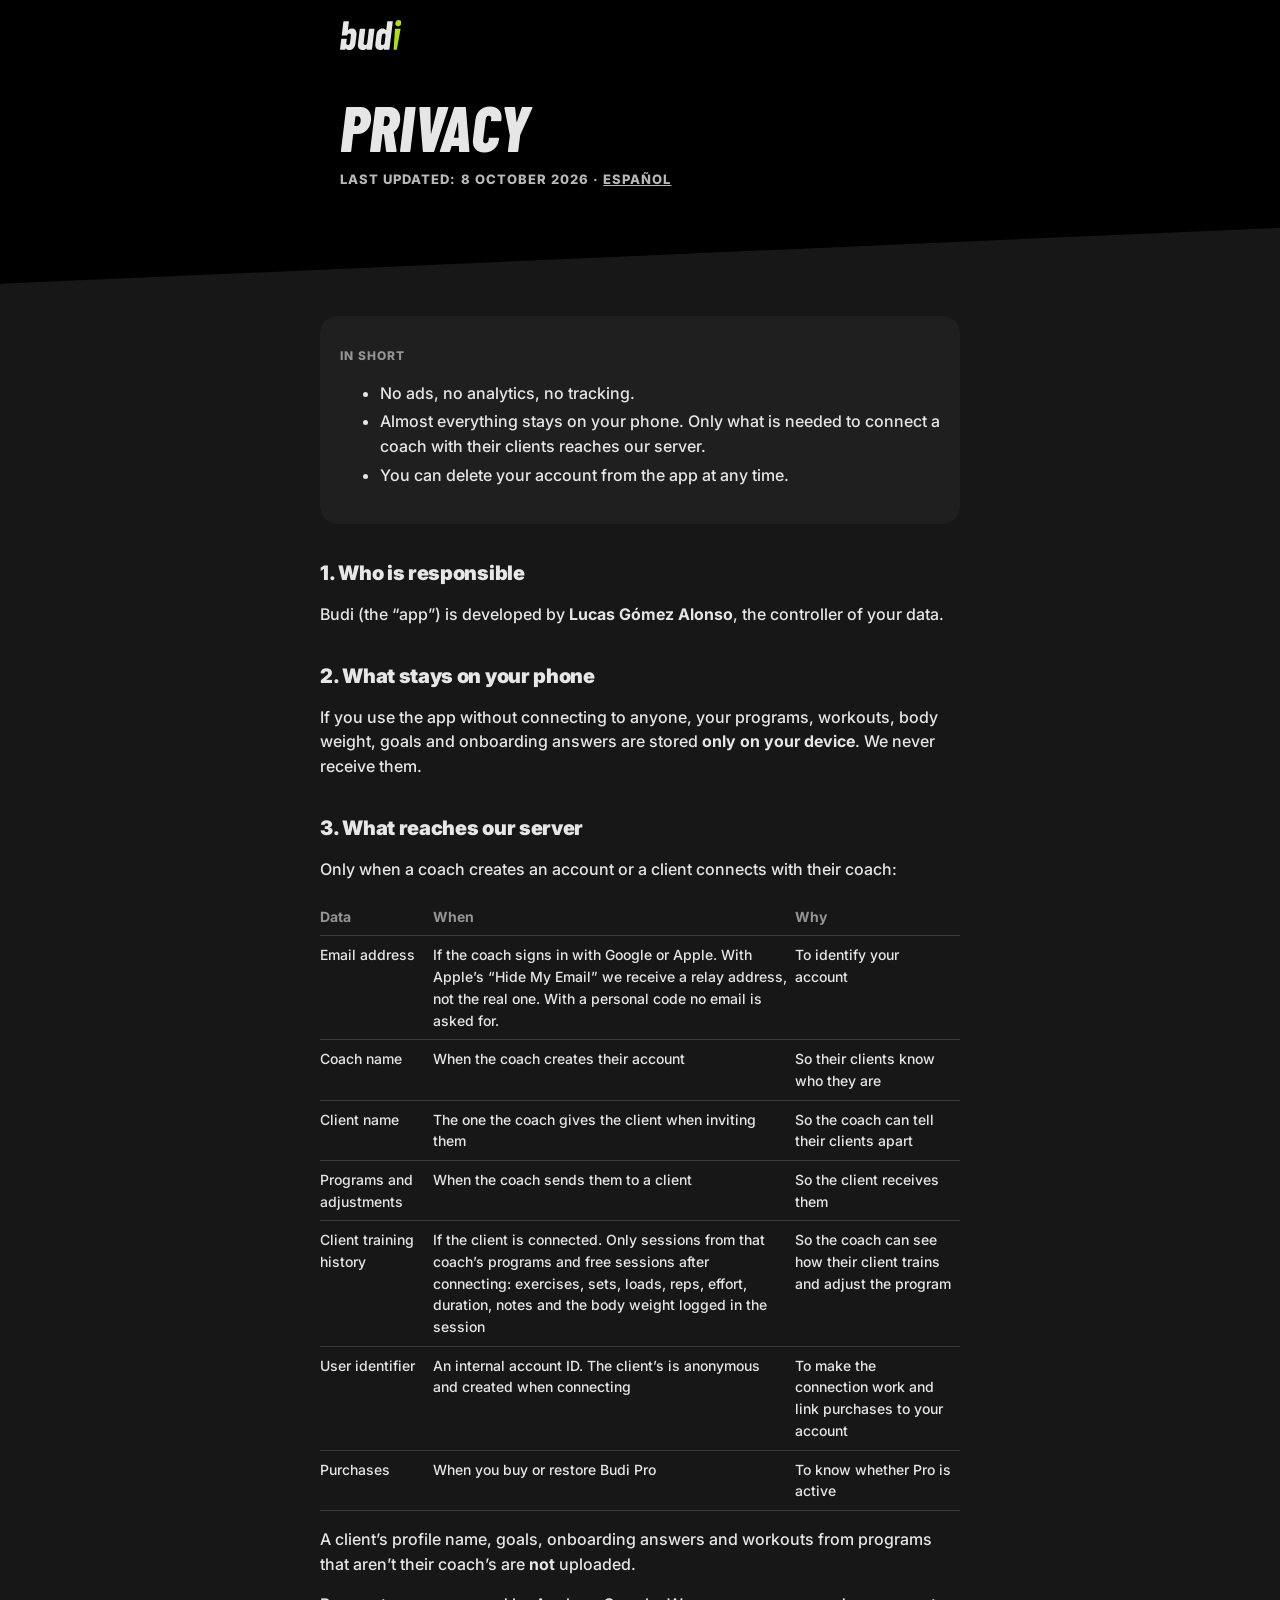
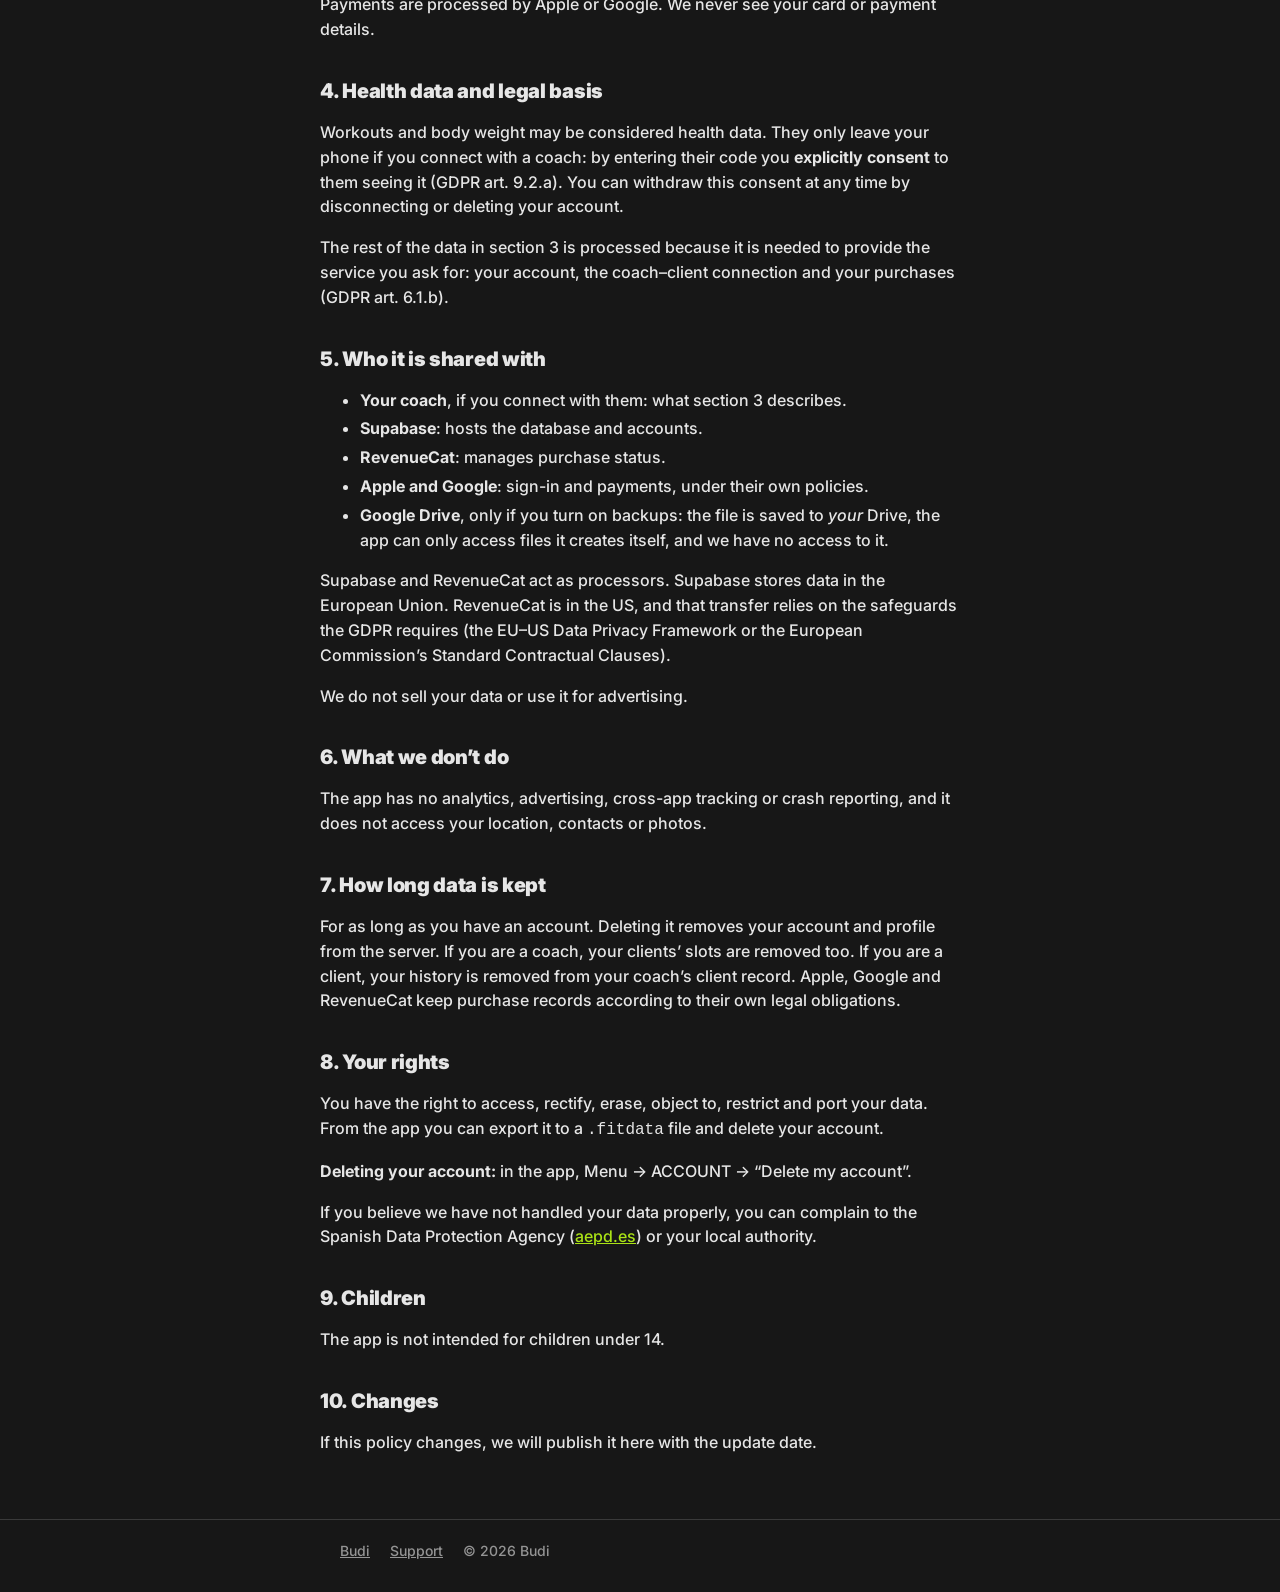
<file: privacy/index.html>
<!doctype html>
<html lang="en">
<head>
<meta charset="utf-8">
<meta name="viewport" content="width=device-width, initial-scale=1">
<title>Privacy · Budi</title>
<meta name="description" content="Budi privacy policy.">
<link rel="icon" href="/favicon.png">
<link rel="alternate" hreflang="es" href="/privacidad/">
<link rel="preconnect" href="https://fonts.googleapis.com">
<link rel="preconnect" href="https://fonts.gstatic.com" crossorigin>
<link rel="stylesheet" href="https://fonts.googleapis.com/css2?family=Barlow+Condensed:ital,wght@1,800&family=Inter:ital,wght@0,500;0,700;0,800;0,900;1,900&display=swap">
<link rel="stylesheet" href="/site.css">
</head>
<body>
<header class="cut">
  <div class="wrap">
    <a class="logo" href="/" aria-label="Budi"><svg viewBox="0 0 380 185" aria-hidden="true"><mask id="logo-cut" maskUnits="userSpaceOnUse" x="0" y="0" width="380" height="185"><rect width="380" height="185" fill="#fff"/><rect x="2" y="95.76" width="50.68" height="20.08" fill="#000"/></mask><g mask="url(#logo-cut)"><path d="M72.8737 52.6137C82.5154 52.6137 89.7467 55.4397 94.5675 61.0917C99.5546 66.5775 102.048 74.5569 102.048 85.0297C102.048 89.1856 101.882 92.3441 101.549 94.5052L95.5649 142.88C93.9025 156.012 89.7467 166.319 83.0972 173.8C76.614 181.114 67.8035 184.771 56.6657 184.771C47.5227 184.771 40.707 181.613 36.2187 175.296C35.8862 174.963 35.5537 174.88 35.2212 175.047C34.8888 175.047 34.7225 175.296 34.7225 175.795L34.2238 179.784C34.0576 180.615 33.642 181.363 32.9771 182.028C32.4784 182.527 31.8134 182.777 30.9822 182.777H2.55587C1.72469 182.777 1.05976 182.527 0.561055 182.028C0.062347 181.363 -0.103899 180.615 0.0623369 179.784L20.7587 11.2209C20.925 10.3898 21.2574 9.72481 21.7561 9.22609C22.4211 8.56115 23.1691 8.22868 24.0003 8.22868H52.4267C53.2579 8.22868 53.9228 8.56115 54.4215 9.22609C54.9202 9.72481 55.0865 10.3898 54.9202 11.2209L48.6864 61.8398V62.0891C48.6864 62.0891 48.6864 62.1723 48.6864 62.3385C48.8526 62.3385 48.9357 62.3385 48.9357 62.3385C49.6007 62.3385 50.3487 61.9229 51.1799 61.0917C57.1644 55.4397 64.3957 52.6137 72.8737 52.6137ZM67.1386 96.9987C67.6373 92.8428 66.9723 89.435 65.1437 86.7752C63.3151 84.1154 60.7385 82.7855 57.4138 82.7855C54.5877 82.7855 51.928 83.783 49.4344 85.7778C47.1071 87.7726 45.5279 90.4324 44.6967 93.7571L38.7122 143.628C38.7122 146.953 39.6265 149.612 41.4551 151.607C43.2837 153.602 45.6941 154.6 48.6864 154.6C52.0111 154.6 54.8371 153.27 57.1644 150.61C59.6579 147.95 61.1541 144.542 61.6528 140.386L67.1386 96.9987Z M178.261 57.6008C178.427 56.7696 178.76 56.1046 179.258 55.6059C179.923 54.941 180.671 54.6085 181.502 54.6085H209.929C210.76 54.6085 211.425 54.941 211.924 55.6059C212.422 56.1046 212.589 56.7696 212.422 57.6008L197.461 179.784C197.295 180.615 196.879 181.363 196.214 182.028C195.716 182.527 195.051 182.777 194.219 182.777H165.793C164.962 182.777 164.297 182.527 163.798 182.028C163.3 181.363 163.133 180.615 163.3 179.784L163.798 175.545C163.965 175.047 163.881 174.714 163.549 174.548C163.216 174.382 162.884 174.548 162.552 175.047C157.232 181.363 149.585 184.522 139.611 184.522C130.967 184.522 123.902 182.112 118.416 177.291C112.93 172.304 110.187 164.74 110.187 154.6C110.187 153.103 110.353 150.693 110.686 147.368L121.657 57.6008C121.824 56.7696 122.156 56.1046 122.655 55.6059C123.32 54.941 124.068 54.6085 124.899 54.6085H153.325C154.157 54.6085 154.822 54.941 155.32 55.6059C155.819 56.1046 155.985 56.7696 155.819 57.6008L145.845 139.638C145.679 140.469 145.595 141.716 145.595 143.379C145.595 147.036 146.344 149.862 147.84 151.857C149.502 153.685 151.829 154.6 154.822 154.6C158.479 154.6 161.471 153.186 163.798 150.36C166.126 147.534 167.622 143.711 168.287 138.89L178.261 57.6008Z M291.372 11.2209C291.538 10.3898 291.871 9.72481 292.37 9.22609C293.034 8.56115 293.783 8.22868 294.614 8.22868H323.04C323.871 8.22868 324.536 8.56115 325.035 9.22609C325.534 9.72481 325.7 10.3898 325.534 11.2209L304.837 179.784C304.671 180.615 304.255 181.363 303.59 182.028C303.092 182.527 302.427 182.777 301.596 182.777H273.169C272.338 182.777 271.673 182.527 271.174 182.028C270.676 181.363 270.51 180.615 270.676 179.784L271.174 175.795C271.341 175.296 271.258 175.047 270.925 175.047C270.593 174.88 270.177 174.963 269.678 175.296C263.528 181.613 255.964 184.771 246.987 184.771C237.179 184.771 229.865 181.945 225.044 176.293C220.223 170.475 217.813 162.413 217.813 152.106C217.813 148.116 217.979 145.041 218.311 142.88L224.296 94.5052C225.958 81.0401 230.114 70.7334 236.764 63.5853C243.413 56.2709 252.224 52.6137 263.195 52.6137C266.852 52.6137 270.509 53.3618 274.167 54.8579C277.824 56.1878 280.982 58.6813 283.642 62.3385C283.975 62.671 284.307 62.8372 284.64 62.8372C284.972 62.671 285.138 62.3385 285.138 61.8398L291.372 11.2209ZM262.447 154.6C265.273 154.6 267.85 153.602 270.177 151.607C272.671 149.612 274.333 146.953 275.164 143.628L281.149 93.7571C281.149 90.4324 280.234 87.7726 278.406 85.7778C276.577 83.783 274.167 82.7855 271.174 82.7855C267.85 82.7855 264.941 84.1154 262.447 86.7752C260.12 89.435 258.707 92.8428 258.208 96.9987L252.722 140.386C252.224 144.542 252.888 147.95 254.717 150.61C256.546 153.27 259.122 154.6 262.447 154.6Z"/><path class="i" d="M358.109 39.3979C353.122 39.3979 349.049 37.8187 345.891 34.6602C342.733 31.5017 341.153 27.5121 341.153 22.6912C341.153 16.0418 343.231 10.6391 347.387 6.4832C351.543 2.16107 356.696 0 362.847 0C368 0 372.073 1.49612 375.065 4.48837C378.058 7.48062 379.554 11.4703 379.554 16.4574C379.554 22.7743 377.393 28.177 373.071 32.6654C368.915 37.1537 363.928 39.3979 358.109 39.3979ZM333.434 182.777C332.602 182.777 331.937 182.527 331.439 182.028C330.94 181.363 330.774 180.615 330.94 179.784L339.158 56.8527C339.325 56.0215 339.657 55.3566 340.156 54.8579C340.821 54.1929 341.569 53.8605 342.4 53.8605H370.826C371.658 53.8605 372.323 54.1929 372.821 54.8579C373.32 55.3566 373.486 56.0215 373.32 56.8527L350.629 179.784C350.463 180.615 350.047 181.363 349.382 182.028C348.883 182.527 348.218 182.777 347.387 182.777H333.434Z"/></g></svg></a>
    <h1>Privacy</h1>
    <p class="tagline">Last updated: 8 October 2026 · <a href="/privacidad/" style="color:inherit">Español</a></p>
  </div>
</header>
<main>
  <div class="wrap prose">
    <div class="card">
      <p class="caps">In short</p>
      <ul>
        <li>No ads, no analytics, no tracking.</li>
        <li>Almost everything stays on your phone. Only what is needed to connect a coach with their clients reaches our server.</li>
        <li>You can delete your account from the app at any time.</li>
      </ul>
    </div>

    <h2>1. Who is responsible</h2>
    <p>Budi (the “app”) is developed by <strong>Lucas Gómez Alonso</strong>, the controller of your data.</p>

    <h2>2. What stays on your phone</h2>
    <p>If you use the app without connecting to anyone, your programs, workouts, body weight, goals and onboarding answers are stored <strong>only on your device</strong>. We never receive them.</p>

    <h2>3. What reaches our server</h2>
    <p>Only when a coach creates an account or a client connects with their coach:</p>
    <div class="table-scroll">
    <table>
      <tr><th>Data</th><th>When</th><th>Why</th></tr>
      <tr><td>Email address</td><td>If the coach signs in with Google or Apple. With Apple’s “Hide My Email” we receive a relay address, not the real one. With a personal code no email is asked for.</td><td>To identify your account</td></tr>
      <tr><td>Coach name</td><td>When the coach creates their account</td><td>So their clients know who they are</td></tr>
      <tr><td>Client name</td><td>The one the coach gives the client when inviting them</td><td>So the coach can tell their clients apart</td></tr>
      <tr><td>Programs and adjustments</td><td>When the coach sends them to a client</td><td>So the client receives them</td></tr>
      <tr><td>Client training history</td><td>If the client is connected. Only sessions from that coach’s programs and free sessions after connecting: exercises, sets, loads, reps, effort, duration, notes and the body weight logged in the session</td><td>So the coach can see how their client trains and adjust the program</td></tr>
      <tr><td>User identifier</td><td>An internal account ID. The client’s is anonymous and created when connecting</td><td>To make the connection work and link purchases to your account</td></tr>
      <tr><td>Purchases</td><td>When you buy or restore Budi Pro</td><td>To know whether Pro is active</td></tr>
    </table>
    </div>
    <p>A client’s profile name, goals, onboarding answers and workouts from programs that aren’t their coach’s are <strong>not</strong> uploaded.</p>
    <p>Payments are processed by Apple or Google. We never see your card or payment details.</p>

    <h2>4. Health data and legal basis</h2>
    <p>Workouts and body weight may be considered health data. They only leave your phone if you connect with a coach: by entering their code you <strong>explicitly consent</strong> to them seeing it (GDPR art. 9.2.a). You can withdraw this consent at any time by disconnecting or deleting your account.</p>
    <p>The rest of the data in section 3 is processed because it is needed to provide the service you ask for: your account, the coach–client connection and your purchases (GDPR art. 6.1.b).</p>

    <h2>5. Who it is shared with</h2>
    <ul>
      <li><strong>Your coach</strong>, if you connect with them: what section 3 describes.</li>
      <li><strong>Supabase</strong>: hosts the database and accounts.</li>
      <li><strong>RevenueCat</strong>: manages purchase status.</li>
      <li><strong>Apple and Google</strong>: sign-in and payments, under their own policies.</li>
      <li><strong>Google Drive</strong>, only if you turn on backups: the file is saved to <em>your</em> Drive, the app can only access files it creates itself, and we have no access to it.</li>
    </ul>
    <p>Supabase and RevenueCat act as processors. Supabase stores data in the European Union. RevenueCat is in the US, and that transfer relies on the safeguards the GDPR requires (the EU–US Data Privacy Framework or the European Commission’s Standard Contractual Clauses).</p>
    <p>We do not sell your data or use it for advertising.</p>

    <h2>6. What we don’t do</h2>
    <p>The app has no analytics, advertising, cross-app tracking or crash reporting, and it does not access your location, contacts or photos.</p>

    <h2>7. How long data is kept</h2>
    <p>For as long as you have an account. Deleting it removes your account and profile from the server. If you are a coach, your clients’ slots are removed too. If you are a client, your history is removed from your coach’s client record. Apple, Google and RevenueCat keep purchase records according to their own legal obligations.</p>

    <h2>8. Your rights</h2>
    <p>You have the right to access, rectify, erase, object to, restrict and port your data. From the app you can export it to a <code>.fitdata</code> file and delete your account.</p>
    <p><strong>Deleting your account:</strong> in the app, Menu → ACCOUNT → “Delete my account”.</p>
    <p>If you believe we have not handled your data properly, you can complain to the Spanish Data Protection Agency (<a href="https://www.aepd.es">aepd.es</a>) or your local authority.</p>

    <h2>9. Children</h2>
    <p>The app is not intended for children under 14.</p>

    <h2>10. Changes</h2>
    <p>If this policy changes, we will publish it here with the update date.</p>
  </div>
</main>
<footer>
  <div class="wrap">
    <a href="/">Budi</a>
    <a href="/support/">Support</a>
    <span>© 2026 Budi</span>
  </div>
</footer>
</body>
</html>
</file>
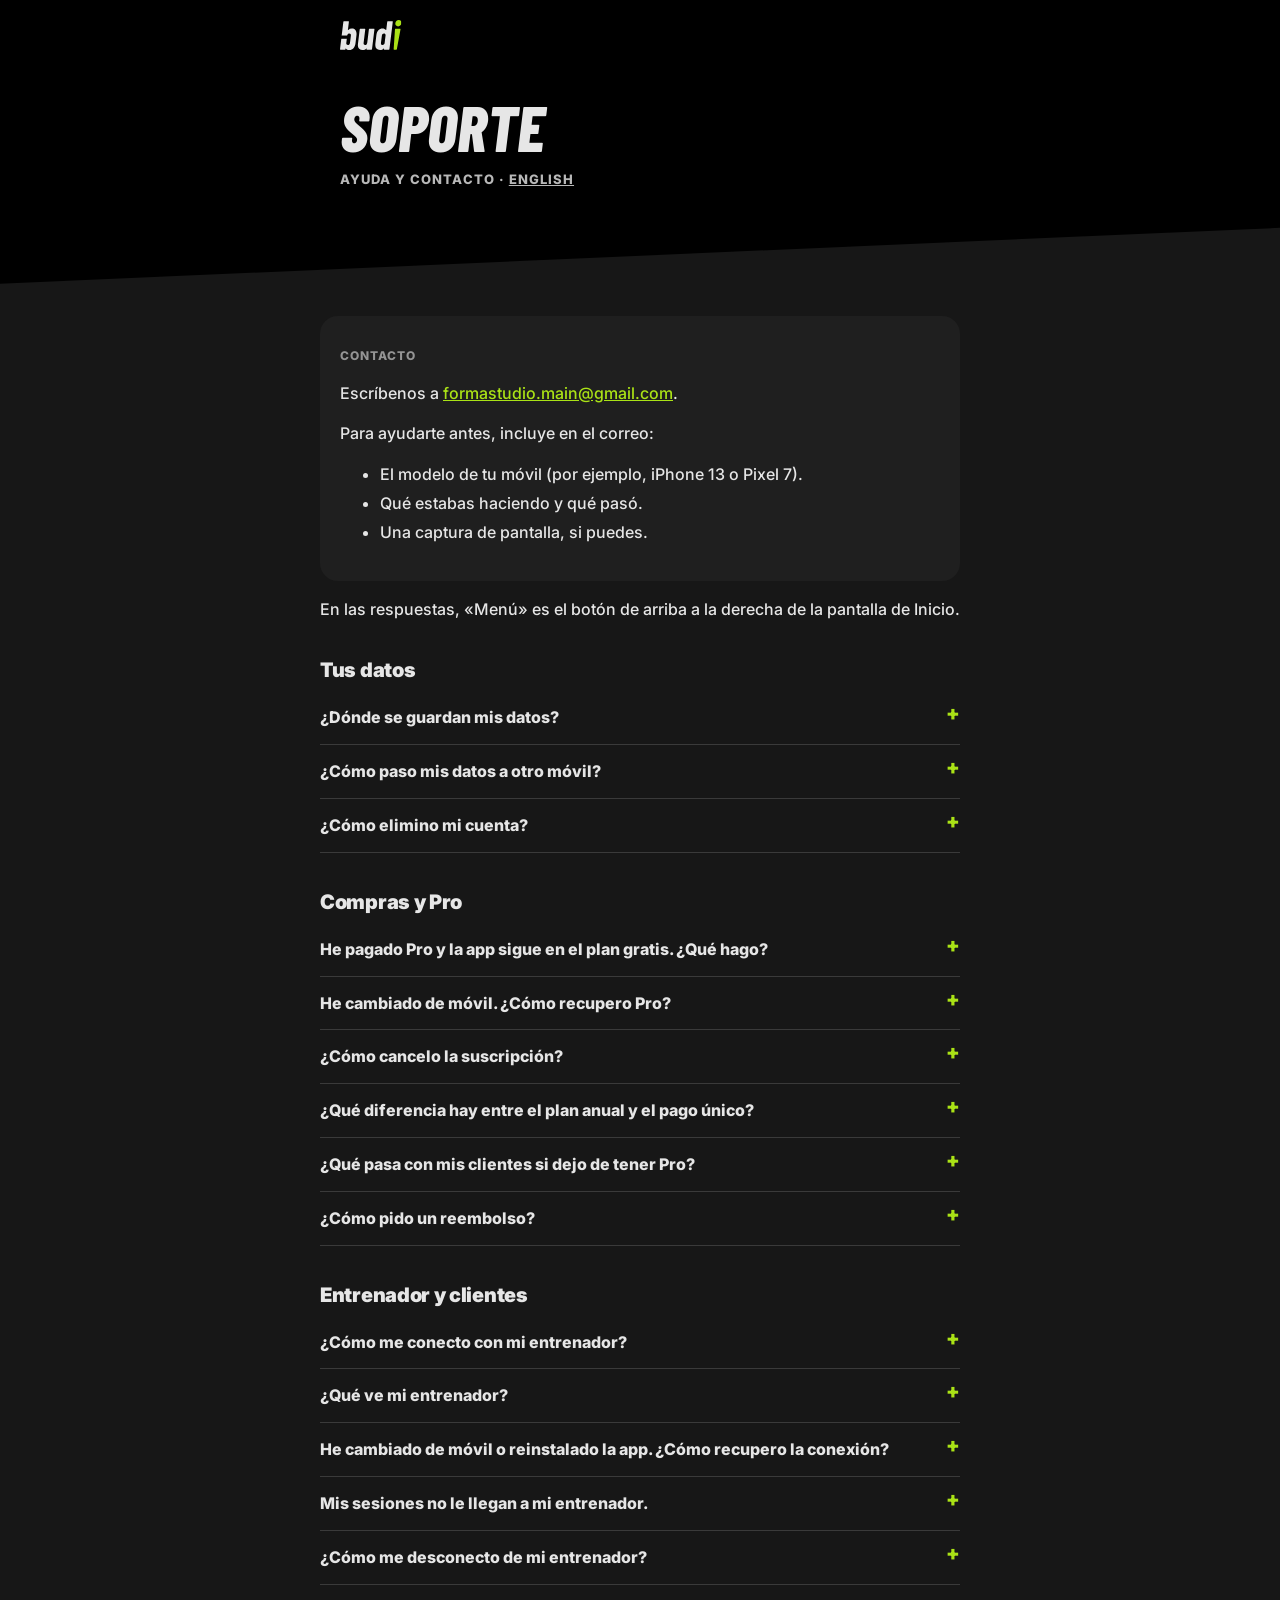
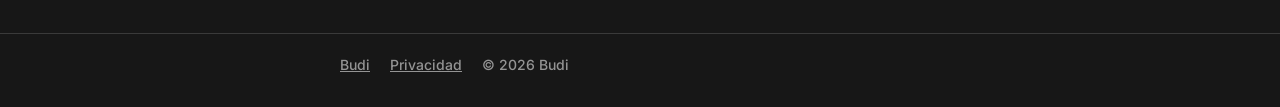
<file: soporte/index.html>
<!doctype html>
<html lang="es">
<head>
<meta charset="utf-8">
<meta name="viewport" content="width=device-width, initial-scale=1">
<title>Soporte · Budi</title>
<meta name="description" content="Ayuda y contacto de Budi.">
<link rel="icon" href="/favicon.png">
<link rel="alternate" hreflang="en" href="/support/">
<link rel="preconnect" href="https://fonts.googleapis.com">
<link rel="preconnect" href="https://fonts.gstatic.com" crossorigin>
<link rel="stylesheet" href="https://fonts.googleapis.com/css2?family=Barlow+Condensed:ital,wght@1,800&family=Inter:ital,wght@0,500;0,700;0,800;0,900;1,900&display=swap">
<link rel="stylesheet" href="/site.css">
</head>
<body>
<header class="cut">
  <div class="wrap">
    <a class="logo" href="/" aria-label="Budi"><svg viewBox="0 0 380 185" aria-hidden="true"><mask id="logo-cut" maskUnits="userSpaceOnUse" x="0" y="0" width="380" height="185"><rect width="380" height="185" fill="#fff"/><rect x="2" y="95.76" width="50.68" height="20.08" fill="#000"/></mask><g mask="url(#logo-cut)"><path d="M72.8737 52.6137C82.5154 52.6137 89.7467 55.4397 94.5675 61.0917C99.5546 66.5775 102.048 74.5569 102.048 85.0297C102.048 89.1856 101.882 92.3441 101.549 94.5052L95.5649 142.88C93.9025 156.012 89.7467 166.319 83.0972 173.8C76.614 181.114 67.8035 184.771 56.6657 184.771C47.5227 184.771 40.707 181.613 36.2187 175.296C35.8862 174.963 35.5537 174.88 35.2212 175.047C34.8888 175.047 34.7225 175.296 34.7225 175.795L34.2238 179.784C34.0576 180.615 33.642 181.363 32.9771 182.028C32.4784 182.527 31.8134 182.777 30.9822 182.777H2.55587C1.72469 182.777 1.05976 182.527 0.561055 182.028C0.062347 181.363 -0.103899 180.615 0.0623369 179.784L20.7587 11.2209C20.925 10.3898 21.2574 9.72481 21.7561 9.22609C22.4211 8.56115 23.1691 8.22868 24.0003 8.22868H52.4267C53.2579 8.22868 53.9228 8.56115 54.4215 9.22609C54.9202 9.72481 55.0865 10.3898 54.9202 11.2209L48.6864 61.8398V62.0891C48.6864 62.0891 48.6864 62.1723 48.6864 62.3385C48.8526 62.3385 48.9357 62.3385 48.9357 62.3385C49.6007 62.3385 50.3487 61.9229 51.1799 61.0917C57.1644 55.4397 64.3957 52.6137 72.8737 52.6137ZM67.1386 96.9987C67.6373 92.8428 66.9723 89.435 65.1437 86.7752C63.3151 84.1154 60.7385 82.7855 57.4138 82.7855C54.5877 82.7855 51.928 83.783 49.4344 85.7778C47.1071 87.7726 45.5279 90.4324 44.6967 93.7571L38.7122 143.628C38.7122 146.953 39.6265 149.612 41.4551 151.607C43.2837 153.602 45.6941 154.6 48.6864 154.6C52.0111 154.6 54.8371 153.27 57.1644 150.61C59.6579 147.95 61.1541 144.542 61.6528 140.386L67.1386 96.9987Z M178.261 57.6008C178.427 56.7696 178.76 56.1046 179.258 55.6059C179.923 54.941 180.671 54.6085 181.502 54.6085H209.929C210.76 54.6085 211.425 54.941 211.924 55.6059C212.422 56.1046 212.589 56.7696 212.422 57.6008L197.461 179.784C197.295 180.615 196.879 181.363 196.214 182.028C195.716 182.527 195.051 182.777 194.219 182.777H165.793C164.962 182.777 164.297 182.527 163.798 182.028C163.3 181.363 163.133 180.615 163.3 179.784L163.798 175.545C163.965 175.047 163.881 174.714 163.549 174.548C163.216 174.382 162.884 174.548 162.552 175.047C157.232 181.363 149.585 184.522 139.611 184.522C130.967 184.522 123.902 182.112 118.416 177.291C112.93 172.304 110.187 164.74 110.187 154.6C110.187 153.103 110.353 150.693 110.686 147.368L121.657 57.6008C121.824 56.7696 122.156 56.1046 122.655 55.6059C123.32 54.941 124.068 54.6085 124.899 54.6085H153.325C154.157 54.6085 154.822 54.941 155.32 55.6059C155.819 56.1046 155.985 56.7696 155.819 57.6008L145.845 139.638C145.679 140.469 145.595 141.716 145.595 143.379C145.595 147.036 146.344 149.862 147.84 151.857C149.502 153.685 151.829 154.6 154.822 154.6C158.479 154.6 161.471 153.186 163.798 150.36C166.126 147.534 167.622 143.711 168.287 138.89L178.261 57.6008Z M291.372 11.2209C291.538 10.3898 291.871 9.72481 292.37 9.22609C293.034 8.56115 293.783 8.22868 294.614 8.22868H323.04C323.871 8.22868 324.536 8.56115 325.035 9.22609C325.534 9.72481 325.7 10.3898 325.534 11.2209L304.837 179.784C304.671 180.615 304.255 181.363 303.59 182.028C303.092 182.527 302.427 182.777 301.596 182.777H273.169C272.338 182.777 271.673 182.527 271.174 182.028C270.676 181.363 270.51 180.615 270.676 179.784L271.174 175.795C271.341 175.296 271.258 175.047 270.925 175.047C270.593 174.88 270.177 174.963 269.678 175.296C263.528 181.613 255.964 184.771 246.987 184.771C237.179 184.771 229.865 181.945 225.044 176.293C220.223 170.475 217.813 162.413 217.813 152.106C217.813 148.116 217.979 145.041 218.311 142.88L224.296 94.5052C225.958 81.0401 230.114 70.7334 236.764 63.5853C243.413 56.2709 252.224 52.6137 263.195 52.6137C266.852 52.6137 270.509 53.3618 274.167 54.8579C277.824 56.1878 280.982 58.6813 283.642 62.3385C283.975 62.671 284.307 62.8372 284.64 62.8372C284.972 62.671 285.138 62.3385 285.138 61.8398L291.372 11.2209ZM262.447 154.6C265.273 154.6 267.85 153.602 270.177 151.607C272.671 149.612 274.333 146.953 275.164 143.628L281.149 93.7571C281.149 90.4324 280.234 87.7726 278.406 85.7778C276.577 83.783 274.167 82.7855 271.174 82.7855C267.85 82.7855 264.941 84.1154 262.447 86.7752C260.12 89.435 258.707 92.8428 258.208 96.9987L252.722 140.386C252.224 144.542 252.888 147.95 254.717 150.61C256.546 153.27 259.122 154.6 262.447 154.6Z"/><path class="i" d="M358.109 39.3979C353.122 39.3979 349.049 37.8187 345.891 34.6602C342.733 31.5017 341.153 27.5121 341.153 22.6912C341.153 16.0418 343.231 10.6391 347.387 6.4832C351.543 2.16107 356.696 0 362.847 0C368 0 372.073 1.49612 375.065 4.48837C378.058 7.48062 379.554 11.4703 379.554 16.4574C379.554 22.7743 377.393 28.177 373.071 32.6654C368.915 37.1537 363.928 39.3979 358.109 39.3979ZM333.434 182.777C332.602 182.777 331.937 182.527 331.439 182.028C330.94 181.363 330.774 180.615 330.94 179.784L339.158 56.8527C339.325 56.0215 339.657 55.3566 340.156 54.8579C340.821 54.1929 341.569 53.8605 342.4 53.8605H370.826C371.658 53.8605 372.323 54.1929 372.821 54.8579C373.32 55.3566 373.486 56.0215 373.32 56.8527L350.629 179.784C350.463 180.615 350.047 181.363 349.382 182.028C348.883 182.527 348.218 182.777 347.387 182.777H333.434Z"/></g></svg></a>
    <h1>Soporte</h1>
    <p class="tagline">Ayuda y contacto · <a href="/support/" style="color:inherit">English</a></p>
  </div>
</header>
<main>
  <div class="wrap prose">
    <div class="card">
      <p class="caps">Contacto</p>
      <p>Escríbenos a <a href="mailto:formastudio.main@gmail.com">formastudio.main@gmail.com</a>.</p>
      <p>Para ayudarte antes, incluye en el correo:</p>
      <ul>
        <li>El modelo de tu móvil (por ejemplo, iPhone 13 o Pixel 7).</li>
        <li>Qué estabas haciendo y qué pasó.</li>
        <li>Una captura de pantalla, si puedes.</li>
      </ul>
    </div>

    <p>En las respuestas, «Menú» es el botón de arriba a la derecha de la pantalla de Inicio.</p>

    <h2>Tus datos</h2>

    <details>
      <summary>¿Dónde se guardan mis datos?</summary>
      <p>En tu móvil. Solo salen de él en tres casos:</p>
      <ul>
        <li>Si activas la copia en Google Drive. La copia se guarda en tu Drive.</li>
        <li>Si te conectas con un entrenador. Él ve las sesiones que se explican en «¿Qué ve mi entrenador?».</li>
        <li>Si eres entrenador y conectas a tus clientes. Tus programas suben al servidor para que les lleguen.</li>
      </ul>
      <p>El detalle completo está en la <a href="/privacidad/">política de privacidad</a>.</p>
    </details>

    <details>
      <summary>¿Cómo paso mis datos a otro móvil?</summary>
      <p>Tienes dos formas. Las dos pasan tus programas, tu historial y tus ajustes.</p>
      <p><strong>Con un archivo:</strong></p>
      <ol>
        <li>En el móvil antiguo: Menú → DATOS → Exportar → «Exportar backup». Se crea un archivo <code>.fitdata</code>.</li>
        <li>Pasa ese archivo al móvil nuevo (por correo, WhatsApp o tu nube).</li>
        <li>En el móvil nuevo: Menú → DATOS → «Importar archivo» y elige el archivo.</li>
      </ol>
      <p><strong>Con Google Drive:</strong></p>
      <ol>
        <li>En el móvil antiguo: Menú → CONEXIONES → «Copia en Google Drive» → actívala.</li>
        <li>En el móvil nuevo: abre la misma pantalla y conecta la misma cuenta de Google.</li>
        <li>En la pestaña «Copias», toca la copia que quieras restaurar.</li>
      </ol>
      <p><strong>Importante:</strong> si no tienes ni el archivo ni la copia en Drive, al desinstalar la app o perder el móvil tus datos se pierden y no se pueden recuperar.</p>
    </details>

    <details>
      <summary>¿Cómo elimino mi cuenta?</summary>
      <p>Menú → CUENTA → «Eliminar mi cuenta».</p>
      <p>Se borra tu cuenta del servidor y todo lo que hay guardado en ella. No se puede deshacer.</p>
      <ul>
        <li>Si eres entrenador, tus clientes dejan de estar conectados contigo.</li>
        <li>Si eres cliente, dejas de estar conectado con tu entrenador y se borra el historial tuyo que él tenía.</li>
      </ul>
      <p>Lo que hay en tu móvil (historial, programas y ejercicios) no se borra. Tampoco pierdes Pro, porque la compra va con tu cuenta de Apple o Google Play.</p>
      <p>Si nunca creaste una cuenta, no hay nada que eliminar: tus datos solo están en tu móvil. Para borrarlos, desinstala la app.</p>
    </details>

    <h2>Compras y Pro</h2>

    <details>
      <summary>He pagado Pro y la app sigue en el plan gratis. ¿Qué hago?</summary>
      <ol>
        <li>Comprueba que el móvil usa la misma cuenta de Apple o Google Play con la que pagaste.</li>
        <li>Abre Menú → CUENTA → Plan.</li>
        <li>Toca «Restaurar compra».</li>
      </ol>
      <p>Si sigue sin aparecer, escríbenos con el recibo que te envió Apple o Google.</p>
    </details>

    <details>
      <summary>He cambiado de móvil. ¿Cómo recupero Pro?</summary>
      <p><strong>Mismo sistema (de Android a Android o de iPhone a iPhone):</strong> entra en la tienda con la misma cuenta con la que pagaste y toca «Restaurar compra» (Menú → CUENTA → Plan).</p>
      <p><strong>Distinto sistema (de Android a iPhone o al revés):</strong> «Restaurar compra» no funciona, porque es otra tienda. Pro se recupera entrando con la cuenta que guardaste al comprar:</p>
      <ol>
        <li>Abre la pestaña Clientes. La primera vez se abre sola la ventana «Gestión de clientes». Si no se abre, toca el icono de la nube, arriba a la derecha.</li>
        <li>Entra con la misma cuenta que guardaste: «Con tu cuenta de Google», o «¿Ya tienes un código? Recuperar cuenta» y escribe tu código de 12 caracteres.</li>
        <li>Pro se activa solo en unos segundos. No hace falta tocar «Restaurar compra».</li>
      </ol>
      <p>Si al comprar no guardaste ninguna cuenta, Pro solo se puede recuperar en el mismo sistema. Escríbenos con el recibo de la compra.</p>
    </details>

    <details>
      <summary>¿Cómo cancelo la suscripción?</summary>
      <p>Se cancela en la tienda, no en la app. Desinstalar la app o eliminar tu cuenta <strong>no</strong> la cancela.</p>
      <ul>
        <li><strong>iPhone:</strong> Ajustes → tu nombre → Suscripciones → Budi → Cancelar suscripción. O desde <a href="https://apps.apple.com/account/subscriptions">este enlace</a>.</li>
        <li><strong>Android:</strong> Google Play → tu foto de perfil → Pagos y suscripciones → Suscripciones → Budi → Cancelar. O desde <a href="https://play.google.com/store/account/subscriptions">este enlace</a>.</li>
      </ul>
      <p>Sigues teniendo Pro hasta el último día del año que ya pagaste. Después, la app pasa al plan gratis.</p>
    </details>

    <details>
      <summary>¿Qué diferencia hay entre el plan anual y el pago único?</summary>
      <p>Los dos dan exactamente lo mismo. Solo cambia cómo pagas:</p>
      <ul>
        <li><strong>Anual:</strong> pagas una vez al año. Se renueva solo cada año hasta que lo canceles.</li>
        <li><strong>Pago único:</strong> pagas una vez y es tuyo para siempre. No hay renovaciones.</li>
      </ul>
    </details>

    <details>
      <summary>¿Qué pasa con mis clientes si dejo de tener Pro?</summary>
      <p>No se borra nada. Pasas al plan gratis, que permite:</p>
      <ul>
        <li>3 clientes. De ellos, solo 1 puede estar conectado a la app.</li>
        <li>1 plantilla de programa y 1 plantilla de sesión.</li>
      </ul>
      <p>Si tienes más clientes, la app te pide elegir con cuáles sigues. Los demás quedan <strong>congelados</strong>:</p>
      <ul>
        <li>Puedes ver su ficha, su historial y su programa, y eliminarlos.</li>
        <li>No puedes editar su programa, apuntarles sesiones, enviarles programas ni recibir sus sesiones.</li>
      </ul>
      <p>Tus clientes conectados siguen entrenando con normalidad y no reciben ningún aviso.</p>
      <p>Las plantillas que ya tienes se quedan y puedes usarlas. Lo que no puedes es crear más.</p>
      <p>Si vuelves a Pro, todo se desbloquea y recibes de una vez las sesiones que tus clientes hicieron mientras tanto.</p>
    </details>

    <details>
      <summary>¿Cómo pido un reembolso?</summary>
      <p>Los reembolsos los gestiona la tienda donde pagaste. Nosotros no podemos hacerlos.</p>
      <ul>
        <li><strong>iPhone:</strong> <a href="https://reportaproblem.apple.com">reportaproblem.apple.com</a></li>
        <li><strong>Android:</strong> <a href="https://support.google.com/googleplay/answer/2479637">ayuda de Google Play sobre reembolsos</a></li>
      </ul>
    </details>

    <h2>Entrenador y clientes</h2>

    <details>
      <summary>¿Cómo me conecto con mi entrenador?</summary>
      <ol>
        <li>Pide a tu entrenador su código. Son 8 caracteres, por ejemplo <code>XK7M-2P4T</code>.</li>
        <li>Abre Menú → CONEXIONES → Entrenador.</li>
        <li>Toca «Conectar con un código» y escríbelo.</li>
      </ol>
      <p>Al conectarte, tu programa actual se archiva y se carga el de tu entrenador. Tu historial anterior no se borra ni se le envía.</p>
      <p>Como cliente no tienes que pagar nada.</p>
    </details>

    <details>
      <summary>¿Qué ve mi entrenador?</summary>
      <p><strong>Ve:</strong> las sesiones que completas de los programas que él te envía y las sesiones libres que hagas desde que os conectasteis, con el peso corporal que anotes.</p>
      <p><strong>No ve:</strong> los programas que te hayas creado tú ni nada de lo que entrenaste antes de conectaros.</p>
    </details>

    <details>
      <summary>He cambiado de móvil o reinstalado la app. ¿Cómo recupero la conexión?</summary>
      <p>Abre Menú → CONEXIONES → Entrenador y:</p>
      <ul>
        <li>Si vinculaste tu cuenta de Google o Apple, toca «Reconectar con mi cuenta».</li>
        <li>Si no, toca «Conectar con un código» y escribe el mismo código. El código no caduca.</li>
      </ul>
      <p>Si la app dice que el hueco ya está ocupado, pide a tu entrenador que te genere un código nuevo. Tu historial no se pierde.</p>
    </details>

    <details>
      <summary>Mis sesiones no le llegan a mi entrenador.</summary>
      <p>Cada sesión se le envía sola al terminarla, si tienes internet. Si falla, la app lo vuelve a intentar cada vez que la abres.</p>
      <p>Para enviarla ya: Menú → CONEXIONES → Entrenador → «Reintentar el envío».</p>
    </details>

    <details>
      <summary>¿Cómo me desconecto de mi entrenador?</summary>
      <p>Menú → CONEXIONES → Entrenador → «Desconectarme».</p>
      <p>Dejas de enviarle tus sesiones. Su programa se archiva y vuelve el que tenías antes, si tenías uno. Puedes volver a conectarte con el mismo código.</p>
    </details>
  </div>
</main>
<footer>
  <div class="wrap">
    <a href="/">Budi</a>
    <a href="/privacidad/">Privacidad</a>
    <span>© 2026 Budi</span>
  </div>
</footer>
</body>
</html>
</file>
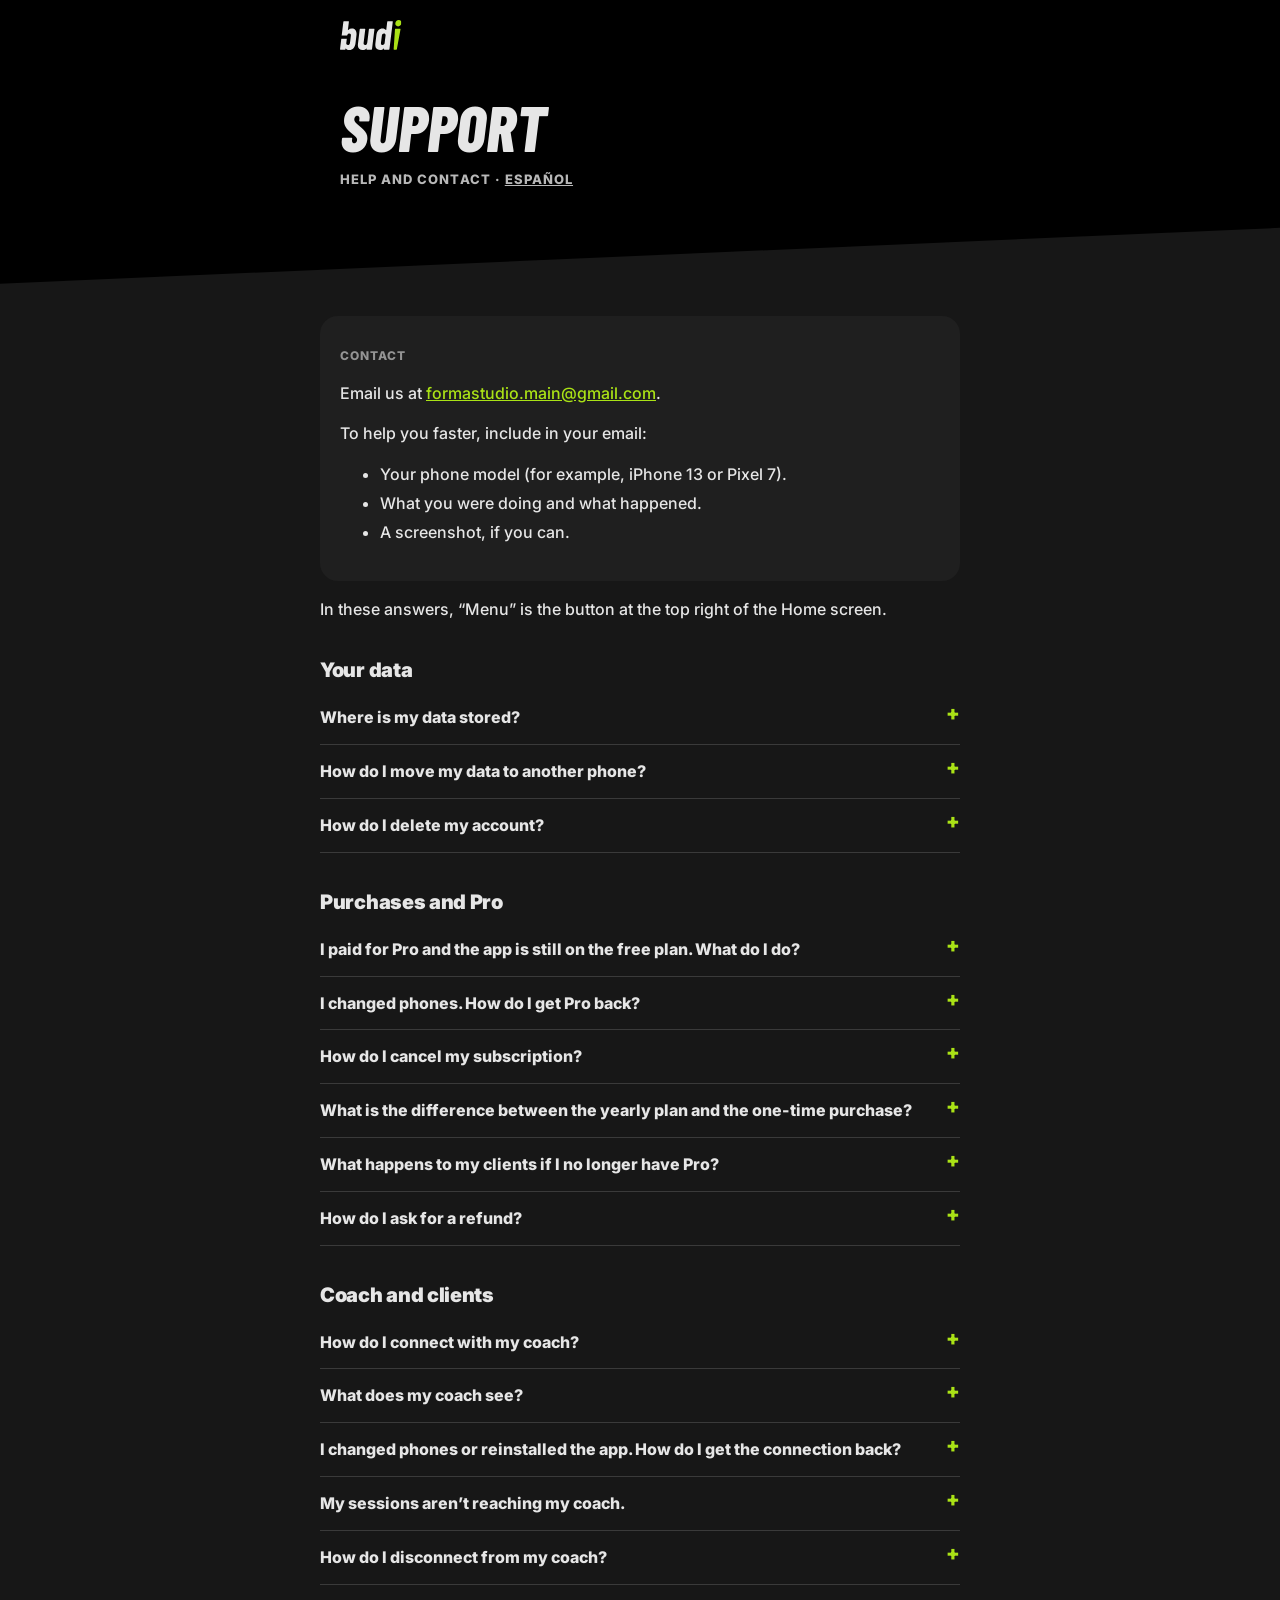
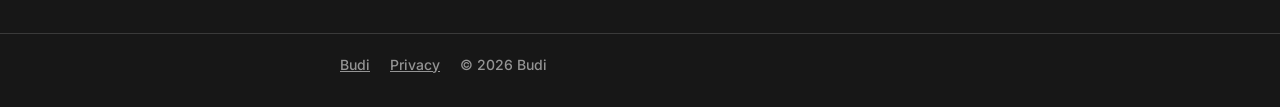
<file: support/index.html>
<!doctype html>
<html lang="en">
<head>
<meta charset="utf-8">
<meta name="viewport" content="width=device-width, initial-scale=1">
<title>Support · Budi</title>
<meta name="description" content="Budi help and contact.">
<link rel="icon" href="/favicon.png">
<link rel="alternate" hreflang="es" href="/soporte/">
<link rel="preconnect" href="https://fonts.googleapis.com">
<link rel="preconnect" href="https://fonts.gstatic.com" crossorigin>
<link rel="stylesheet" href="https://fonts.googleapis.com/css2?family=Barlow+Condensed:ital,wght@1,800&family=Inter:ital,wght@0,500;0,700;0,800;0,900;1,900&display=swap">
<link rel="stylesheet" href="/site.css">
</head>
<body>
<header class="cut">
  <div class="wrap">
    <a class="logo" href="/" aria-label="Budi"><svg viewBox="0 0 380 185" aria-hidden="true"><mask id="logo-cut" maskUnits="userSpaceOnUse" x="0" y="0" width="380" height="185"><rect width="380" height="185" fill="#fff"/><rect x="2" y="95.76" width="50.68" height="20.08" fill="#000"/></mask><g mask="url(#logo-cut)"><path d="M72.8737 52.6137C82.5154 52.6137 89.7467 55.4397 94.5675 61.0917C99.5546 66.5775 102.048 74.5569 102.048 85.0297C102.048 89.1856 101.882 92.3441 101.549 94.5052L95.5649 142.88C93.9025 156.012 89.7467 166.319 83.0972 173.8C76.614 181.114 67.8035 184.771 56.6657 184.771C47.5227 184.771 40.707 181.613 36.2187 175.296C35.8862 174.963 35.5537 174.88 35.2212 175.047C34.8888 175.047 34.7225 175.296 34.7225 175.795L34.2238 179.784C34.0576 180.615 33.642 181.363 32.9771 182.028C32.4784 182.527 31.8134 182.777 30.9822 182.777H2.55587C1.72469 182.777 1.05976 182.527 0.561055 182.028C0.062347 181.363 -0.103899 180.615 0.0623369 179.784L20.7587 11.2209C20.925 10.3898 21.2574 9.72481 21.7561 9.22609C22.4211 8.56115 23.1691 8.22868 24.0003 8.22868H52.4267C53.2579 8.22868 53.9228 8.56115 54.4215 9.22609C54.9202 9.72481 55.0865 10.3898 54.9202 11.2209L48.6864 61.8398V62.0891C48.6864 62.0891 48.6864 62.1723 48.6864 62.3385C48.8526 62.3385 48.9357 62.3385 48.9357 62.3385C49.6007 62.3385 50.3487 61.9229 51.1799 61.0917C57.1644 55.4397 64.3957 52.6137 72.8737 52.6137ZM67.1386 96.9987C67.6373 92.8428 66.9723 89.435 65.1437 86.7752C63.3151 84.1154 60.7385 82.7855 57.4138 82.7855C54.5877 82.7855 51.928 83.783 49.4344 85.7778C47.1071 87.7726 45.5279 90.4324 44.6967 93.7571L38.7122 143.628C38.7122 146.953 39.6265 149.612 41.4551 151.607C43.2837 153.602 45.6941 154.6 48.6864 154.6C52.0111 154.6 54.8371 153.27 57.1644 150.61C59.6579 147.95 61.1541 144.542 61.6528 140.386L67.1386 96.9987Z M178.261 57.6008C178.427 56.7696 178.76 56.1046 179.258 55.6059C179.923 54.941 180.671 54.6085 181.502 54.6085H209.929C210.76 54.6085 211.425 54.941 211.924 55.6059C212.422 56.1046 212.589 56.7696 212.422 57.6008L197.461 179.784C197.295 180.615 196.879 181.363 196.214 182.028C195.716 182.527 195.051 182.777 194.219 182.777H165.793C164.962 182.777 164.297 182.527 163.798 182.028C163.3 181.363 163.133 180.615 163.3 179.784L163.798 175.545C163.965 175.047 163.881 174.714 163.549 174.548C163.216 174.382 162.884 174.548 162.552 175.047C157.232 181.363 149.585 184.522 139.611 184.522C130.967 184.522 123.902 182.112 118.416 177.291C112.93 172.304 110.187 164.74 110.187 154.6C110.187 153.103 110.353 150.693 110.686 147.368L121.657 57.6008C121.824 56.7696 122.156 56.1046 122.655 55.6059C123.32 54.941 124.068 54.6085 124.899 54.6085H153.325C154.157 54.6085 154.822 54.941 155.32 55.6059C155.819 56.1046 155.985 56.7696 155.819 57.6008L145.845 139.638C145.679 140.469 145.595 141.716 145.595 143.379C145.595 147.036 146.344 149.862 147.84 151.857C149.502 153.685 151.829 154.6 154.822 154.6C158.479 154.6 161.471 153.186 163.798 150.36C166.126 147.534 167.622 143.711 168.287 138.89L178.261 57.6008Z M291.372 11.2209C291.538 10.3898 291.871 9.72481 292.37 9.22609C293.034 8.56115 293.783 8.22868 294.614 8.22868H323.04C323.871 8.22868 324.536 8.56115 325.035 9.22609C325.534 9.72481 325.7 10.3898 325.534 11.2209L304.837 179.784C304.671 180.615 304.255 181.363 303.59 182.028C303.092 182.527 302.427 182.777 301.596 182.777H273.169C272.338 182.777 271.673 182.527 271.174 182.028C270.676 181.363 270.51 180.615 270.676 179.784L271.174 175.795C271.341 175.296 271.258 175.047 270.925 175.047C270.593 174.88 270.177 174.963 269.678 175.296C263.528 181.613 255.964 184.771 246.987 184.771C237.179 184.771 229.865 181.945 225.044 176.293C220.223 170.475 217.813 162.413 217.813 152.106C217.813 148.116 217.979 145.041 218.311 142.88L224.296 94.5052C225.958 81.0401 230.114 70.7334 236.764 63.5853C243.413 56.2709 252.224 52.6137 263.195 52.6137C266.852 52.6137 270.509 53.3618 274.167 54.8579C277.824 56.1878 280.982 58.6813 283.642 62.3385C283.975 62.671 284.307 62.8372 284.64 62.8372C284.972 62.671 285.138 62.3385 285.138 61.8398L291.372 11.2209ZM262.447 154.6C265.273 154.6 267.85 153.602 270.177 151.607C272.671 149.612 274.333 146.953 275.164 143.628L281.149 93.7571C281.149 90.4324 280.234 87.7726 278.406 85.7778C276.577 83.783 274.167 82.7855 271.174 82.7855C267.85 82.7855 264.941 84.1154 262.447 86.7752C260.12 89.435 258.707 92.8428 258.208 96.9987L252.722 140.386C252.224 144.542 252.888 147.95 254.717 150.61C256.546 153.27 259.122 154.6 262.447 154.6Z"/><path class="i" d="M358.109 39.3979C353.122 39.3979 349.049 37.8187 345.891 34.6602C342.733 31.5017 341.153 27.5121 341.153 22.6912C341.153 16.0418 343.231 10.6391 347.387 6.4832C351.543 2.16107 356.696 0 362.847 0C368 0 372.073 1.49612 375.065 4.48837C378.058 7.48062 379.554 11.4703 379.554 16.4574C379.554 22.7743 377.393 28.177 373.071 32.6654C368.915 37.1537 363.928 39.3979 358.109 39.3979ZM333.434 182.777C332.602 182.777 331.937 182.527 331.439 182.028C330.94 181.363 330.774 180.615 330.94 179.784L339.158 56.8527C339.325 56.0215 339.657 55.3566 340.156 54.8579C340.821 54.1929 341.569 53.8605 342.4 53.8605H370.826C371.658 53.8605 372.323 54.1929 372.821 54.8579C373.32 55.3566 373.486 56.0215 373.32 56.8527L350.629 179.784C350.463 180.615 350.047 181.363 349.382 182.028C348.883 182.527 348.218 182.777 347.387 182.777H333.434Z"/></g></svg></a>
    <h1>Support</h1>
    <p class="tagline">Help and contact · <a href="/soporte/" style="color:inherit">Español</a></p>
  </div>
</header>
<main>
  <div class="wrap prose">
    <div class="card">
      <p class="caps">Contact</p>
      <p>Email us at <a href="mailto:formastudio.main@gmail.com">formastudio.main@gmail.com</a>.</p>
      <p>To help you faster, include in your email:</p>
      <ul>
        <li>Your phone model (for example, iPhone 13 or Pixel 7).</li>
        <li>What you were doing and what happened.</li>
        <li>A screenshot, if you can.</li>
      </ul>
    </div>

    <p>In these answers, “Menu” is the button at the top right of the Home screen.</p>

    <h2>Your data</h2>

    <details>
      <summary>Where is my data stored?</summary>
      <p>On your phone. It only leaves your phone in three cases:</p>
      <ul>
        <li>If you turn on the Google Drive backup. The backup is saved in your Drive.</li>
        <li>If you connect with a coach. They see the sessions explained in “What does my coach see?”.</li>
        <li>If you are a coach and connect your clients. Your programs go up to the server so they reach them.</li>
      </ul>
      <p>The full details are in the <a href="/privacy/">privacy policy</a>.</p>
    </details>

    <details>
      <summary>How do I move my data to another phone?</summary>
      <p>There are two ways. Both move your programs, your history and your settings.</p>
      <p><strong>With a file:</strong></p>
      <ol>
        <li>On the old phone: Menu → DATA → Export → “Export backup”. This creates a <code>.fitdata</code> file.</li>
        <li>Send that file to the new phone (by email, WhatsApp or your cloud).</li>
        <li>On the new phone: Menu → DATA → “Import file” and choose the file.</li>
      </ol>
      <p><strong>With Google Drive:</strong></p>
      <ol>
        <li>On the old phone: Menu → CONNECTIONS → “Google Drive backup” → turn it on.</li>
        <li>On the new phone: open the same screen and connect the same Google account.</li>
        <li>In the “Backups” tab, tap the backup you want to restore.</li>
      </ol>
      <p><strong>Important:</strong> if you have neither the file nor the Drive backup, your data is lost when you uninstall the app or lose your phone, and it cannot be recovered.</p>
    </details>

    <details>
      <summary>How do I delete my account?</summary>
      <p>Menu → ACCOUNT → “Delete my account”.</p>
      <p>Your account and everything stored in it are deleted from the server. This cannot be undone.</p>
      <ul>
        <li>If you are a coach, your clients stop being connected to you.</li>
        <li>If you are a client, you stop being connected to your coach, and the history of yours that they had is deleted.</li>
      </ul>
      <p>What is on your phone (history, programs and exercises) is not deleted. You don’t lose Pro either, because the purchase belongs to your Apple or Google Play account.</p>
      <p>If you never created an account, there is nothing to delete: your data is only on your phone. To erase it, uninstall the app.</p>
    </details>

    <h2>Purchases and Pro</h2>

    <details>
      <summary>I paid for Pro and the app is still on the free plan. What do I do?</summary>
      <ol>
        <li>Check that the phone uses the same Apple or Google Play account you paid with.</li>
        <li>Open Menu → ACCOUNT → Plan.</li>
        <li>Tap “Restore purchase”.</li>
      </ol>
      <p>If it still doesn’t show up, email us with the receipt Apple or Google sent you.</p>
    </details>

    <details>
      <summary>I changed phones. How do I get Pro back?</summary>
      <p><strong>Same system (Android to Android, or iPhone to iPhone):</strong> sign in to the store with the same account you paid with and tap “Restore purchase” (Menu → ACCOUNT → Plan).</p>
      <p><strong>Different system (Android to iPhone, or the other way round):</strong> “Restore purchase” doesn’t work, because it is a different store. Pro comes back when you sign in with the account you saved when you bought it:</p>
      <ol>
        <li>Open the Clients tab. The first time, the “Client management” window opens by itself. If it doesn’t, tap the cloud icon at the top right.</li>
        <li>Sign in with the same account you saved: “With your Google account”, or “Already have a code? Recover account” and type your 12-character code.</li>
        <li>Pro turns on by itself within a few seconds. You don’t need to tap “Restore purchase”.</li>
      </ol>
      <p>If you didn’t save any account when you bought it, Pro can only be recovered on the same system. Email us with the purchase receipt.</p>
    </details>

    <details>
      <summary>How do I cancel my subscription?</summary>
      <p>You cancel it in the store, not in the app. Uninstalling the app or deleting your account does <strong>not</strong> cancel it.</p>
      <ul>
        <li><strong>iPhone:</strong> Settings → your name → Subscriptions → Budi → Cancel Subscription. Or use <a href="https://apps.apple.com/account/subscriptions">this link</a>.</li>
        <li><strong>Android:</strong> Google Play → your profile picture → Payments &amp; subscriptions → Subscriptions → Budi → Cancel. Or use <a href="https://play.google.com/store/account/subscriptions">this link</a>.</li>
      </ul>
      <p>You keep Pro until the last day of the year you already paid for. After that, the app moves to the free plan.</p>
    </details>

    <details>
      <summary>What is the difference between the yearly plan and the one-time purchase?</summary>
      <p>Both give you exactly the same. Only the way you pay changes:</p>
      <ul>
        <li><strong>Yearly:</strong> you pay once a year. It renews automatically every year until you cancel it.</li>
        <li><strong>One-time purchase:</strong> you pay once and it is yours forever. There are no renewals.</li>
      </ul>
    </details>

    <details>
      <summary>What happens to my clients if I no longer have Pro?</summary>
      <p>Nothing is deleted. You move to the free plan, which allows:</p>
      <ul>
        <li>3 clients. Of those, only 1 can be connected to the app.</li>
        <li>1 program template and 1 session template.</li>
      </ul>
      <p>If you have more clients, the app asks you to choose which ones you keep. The rest are <strong>frozen</strong>:</p>
      <ul>
        <li>You can see their profile, their history and their program, and delete them.</li>
        <li>You can’t edit their program, log sessions for them, send them programs or receive their sessions.</li>
      </ul>
      <p>Your connected clients keep training as usual and are not notified.</p>
      <p>The templates you already have stay and you can use them. What you can’t do is create more.</p>
      <p>If you go back to Pro, everything is unlocked and you receive, all at once, the sessions your clients did in the meantime.</p>
    </details>

    <details>
      <summary>How do I ask for a refund?</summary>
      <p>Refunds are handled by the store where you paid. We can’t issue them.</p>
      <ul>
        <li><strong>iPhone:</strong> <a href="https://reportaproblem.apple.com">reportaproblem.apple.com</a></li>
        <li><strong>Android:</strong> <a href="https://support.google.com/googleplay/answer/2479637">Google Play help on refunds</a></li>
      </ul>
    </details>

    <h2>Coach and clients</h2>

    <details>
      <summary>How do I connect with my coach?</summary>
      <ol>
        <li>Ask your coach for their code. It is 8 characters, for example <code>XK7M-2P4T</code>.</li>
        <li>Open Menu → CONNECTIONS → Trainer.</li>
        <li>Tap “Connect with a code” and type it in.</li>
      </ol>
      <p>When you connect, your current program is archived and your coach’s program is loaded. Your earlier history is not deleted and is not sent to them.</p>
      <p>As a client, you don’t have to pay anything.</p>
    </details>

    <details>
      <summary>What does my coach see?</summary>
      <p><strong>They see:</strong> the sessions you complete from the programs they send you, and the free sessions you do from the moment you connected, with the body weight you log.</p>
      <p><strong>They don’t see:</strong> the programs you created yourself, or anything you trained before you connected.</p>
    </details>

    <details>
      <summary>I changed phones or reinstalled the app. How do I get the connection back?</summary>
      <p>Open Menu → CONNECTIONS → Trainer and:</p>
      <ul>
        <li>If you linked your Google or Apple account, tap “Reconnect with my account”.</li>
        <li>If not, tap “Connect with a code” and type the same code. The code doesn’t expire.</li>
      </ul>
      <p>If the app says the slot is already taken, ask your coach to generate a new code for you. Your history is not lost.</p>
    </details>

    <details>
      <summary>My sessions aren’t reaching my coach.</summary>
      <p>Each session is sent automatically when you finish it, if you have internet. If it fails, the app tries again every time you open it.</p>
      <p>To send it now: Menu → CONNECTIONS → Trainer → “Retry sending”.</p>
    </details>

    <details>
      <summary>How do I disconnect from my coach?</summary>
      <p>Menu → CONNECTIONS → Trainer → “Disconnect”.</p>
      <p>You stop sending them your sessions. Their program is archived and the one you had before comes back, if you had one. You can connect again with the same code.</p>
    </details>
  </div>
</main>
<footer>
  <div class="wrap">
    <a href="/">Budi</a>
    <a href="/privacy/">Privacy</a>
    <span>© 2026 Budi</span>
  </div>
</footer>
</body>
</html>
</file>
<file: site.css>
/* Budi — web. Colores del tema formaFit de la app (mobile/src/themes.js).
   Estructura del paywall «D»: corte de arriba inclinado y zona de abajo con
   tinte, con las inclinaciones paralelas (M02 §1). */
:root {
  --bg: #171717;          /* zona de abajo: tinte neutro en Budi */
  --cut: #000;            /* corte de arriba: negro en Budi */
  --on-cut: #e6e6e6;
  --surface: #1f1f1f;
  --surface2: #272727;
  --text: #e6e6e6;
  --muted: #949494;
  --accent: #aae216;
  --on-accent: #000;
  --border: #3a3a3a;
  --slant: min(7vw, 56px);
  --gutter: 20px;
  --max: 640px;
}
/* Corte en lima (Pro, y la invitación). */
.accent {
  --cut: var(--accent);
  --on-cut: var(--on-accent);
}

* { box-sizing: border-box; }
[hidden] { display: none !important; }
html { -webkit-text-size-adjust: 100%; }
body {
  margin: 0;
  background: var(--bg);
  color: var(--text);
  font: 500 16px/1.55 Inter, system-ui, -apple-system, sans-serif;
  -webkit-font-smoothing: antialiased;
  min-height: 100vh;
  display: flex;
  flex-direction: column;
}
a { color: var(--accent); }
.wrap { width: 100%; max-width: var(--max); margin: 0 auto; padding: 0 var(--gutter); }

/* ── Corte de arriba ── */
.cut {
  background: var(--cut);
  color: var(--on-cut);
  padding: 20px 0 calc(40px + var(--slant));
  clip-path: polygon(0 0, 100% 0, 100% calc(100% - var(--slant)), 0 100%);
}
/* Como en la app (AppHeader): FIT mide la altura de mayúscula de Inter
   (0.727 em; en la app, 14 sobre 19) y se apoya en la misma base que «Forma».
   Un SVG en un flex con `baseline` se alinea por su borde de abajo, que es
   justo el pie de las letras. */
.logo {
  display: inline-flex;
  align-items: baseline;
  gap: .2em;
  font-size: 30px;
  color: inherit;
  text-decoration: none;
}
.logo svg { height: 1em; width: calc(1em * 380 / 185); fill: currentColor; }
.logo .i { fill: var(--accent); }
.accent .logo svg, .accent .logo .i { fill: var(--on-accent); }
.pro {
  font: 800 11px/1 Inter, sans-serif;
  letter-spacing: .08em;
  background: var(--accent);
  color: var(--on-accent);
  border-radius: 6px;
  padding: 5px 8px;
  margin-left: 8px;
}
h1 {
  font: italic 800 clamp(40px, 11vw, 64px)/.95 "Barlow Condensed", sans-serif;
  text-transform: uppercase;
  margin: 40px 0 12px;
}
.tagline {
  font: 800 13px/1.4 Inter, sans-serif;
  letter-spacing: .08em;
  text-transform: uppercase;
  margin: 0;
  opacity: .8;
}

/* ── Zona de abajo ── */
main { flex: 1; padding: 32px 0 48px; }
h2 { font: 900 20px/1.3 Inter, sans-serif; letter-spacing: -.3px; margin: 36px 0 8px; }
h3 { font: 800 16px/1.4 Inter, sans-serif; margin: 24px 0 4px; }
main p, main li { color: var(--text); }
.muted { color: var(--muted); }
.caps {
  font: 800 12px/1.4 Inter, sans-serif;
  letter-spacing: .08em;
  text-transform: uppercase;
  color: var(--muted);
}

.btn {
  display: flex;
  align-items: center;
  justify-content: center;
  gap: 8px;
  width: 100%;
  min-height: 56px;
  padding: 0 20px;
  border: 0;
  border-radius: 14px;
  font: 900 15px/1 Inter, sans-serif;
  letter-spacing: .04em;
  text-transform: uppercase;
  text-decoration: none;
  cursor: pointer;
  background: var(--accent);
  color: var(--on-accent);
}
.btn.dark { background: var(--surface2); color: var(--text); }
.btn[aria-disabled="true"] { opacity: .45; pointer-events: none; }
.btn:focus-visible, .switch:focus-visible { outline: 3px solid var(--text); outline-offset: 3px; }
.stack { display: grid; gap: 12px; }

.card {
  background: var(--surface);
  border-radius: 18px;
  padding: 20px;
}

footer {
  border-top: 1px solid var(--border);
  padding: 20px 0 32px;
  font-size: 14px;
  color: var(--muted);
}
footer a { color: var(--muted); }
footer .wrap { display: flex; flex-wrap: wrap; gap: 8px 20px; }

/* Texto largo (privacidad) */
.prose { max-width: 68ch; }
.prose li { margin: 4px 0; }
.prose table { border-collapse: collapse; width: 100%; font-size: 14px; }
.prose th, .prose td { text-align: left; vertical-align: top; padding: 8px 8px 8px 0; border-bottom: 1px solid var(--border); }
.prose th { color: var(--muted); font-weight: 700; }
.table-scroll { overflow-x: auto; }

/* Preguntas frecuentes (soporte): <details> nativo, sin JS. */
.prose details { border-bottom: 1px solid var(--border); }
.prose summary {
  cursor: pointer;
  font-weight: 800;
  padding: 14px 28px 14px 0;
  list-style: none;
  position: relative;
}
.prose summary::-webkit-details-marker { display: none; }
.prose summary::after {
  content: "+";
  position: absolute;
  right: 0;
  top: 12px;
  font: 900 20px/1 Inter, sans-serif;
  color: var(--accent);
}
.prose details[open] summary::after { content: "−"; }
.prose summary:focus-visible { outline: 3px solid var(--text); outline-offset: 3px; }
.prose details > :last-child { margin-bottom: 18px; }
.prose ol li { margin: 4px 0; }
</file>
